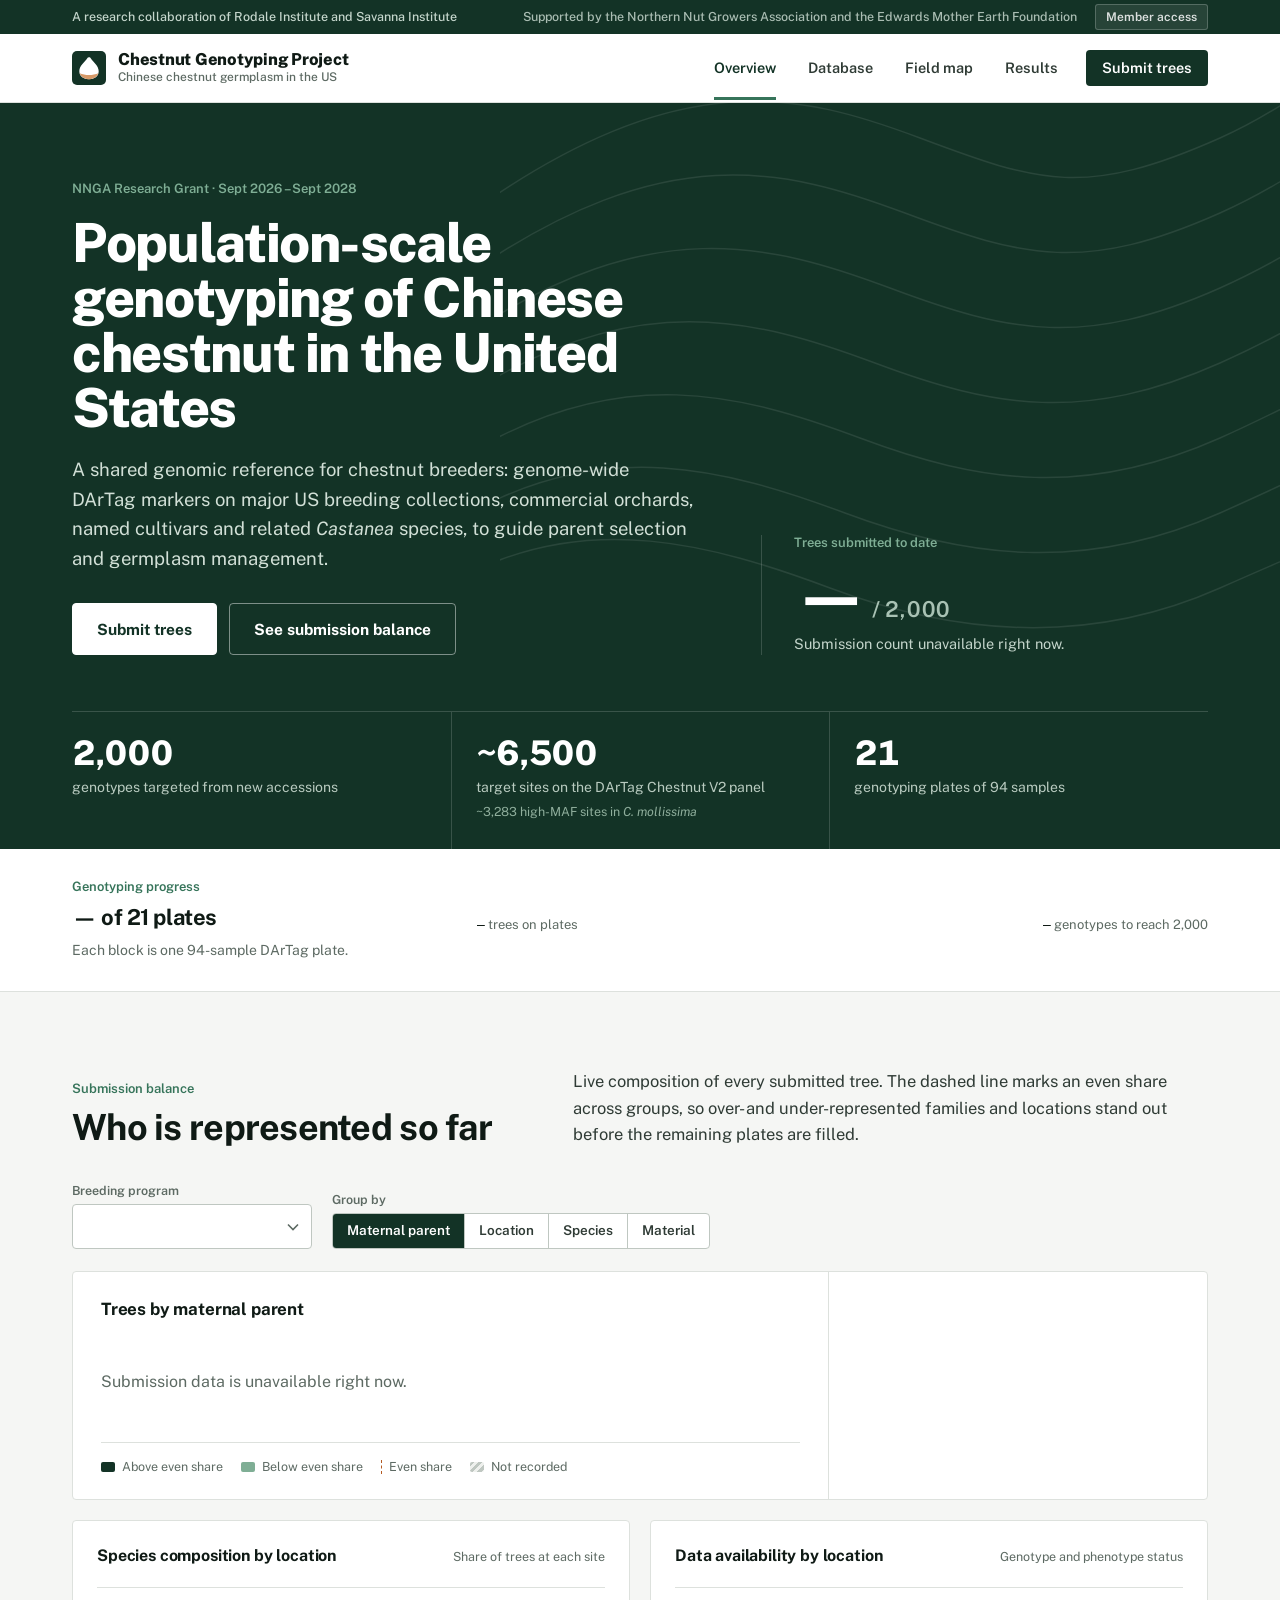
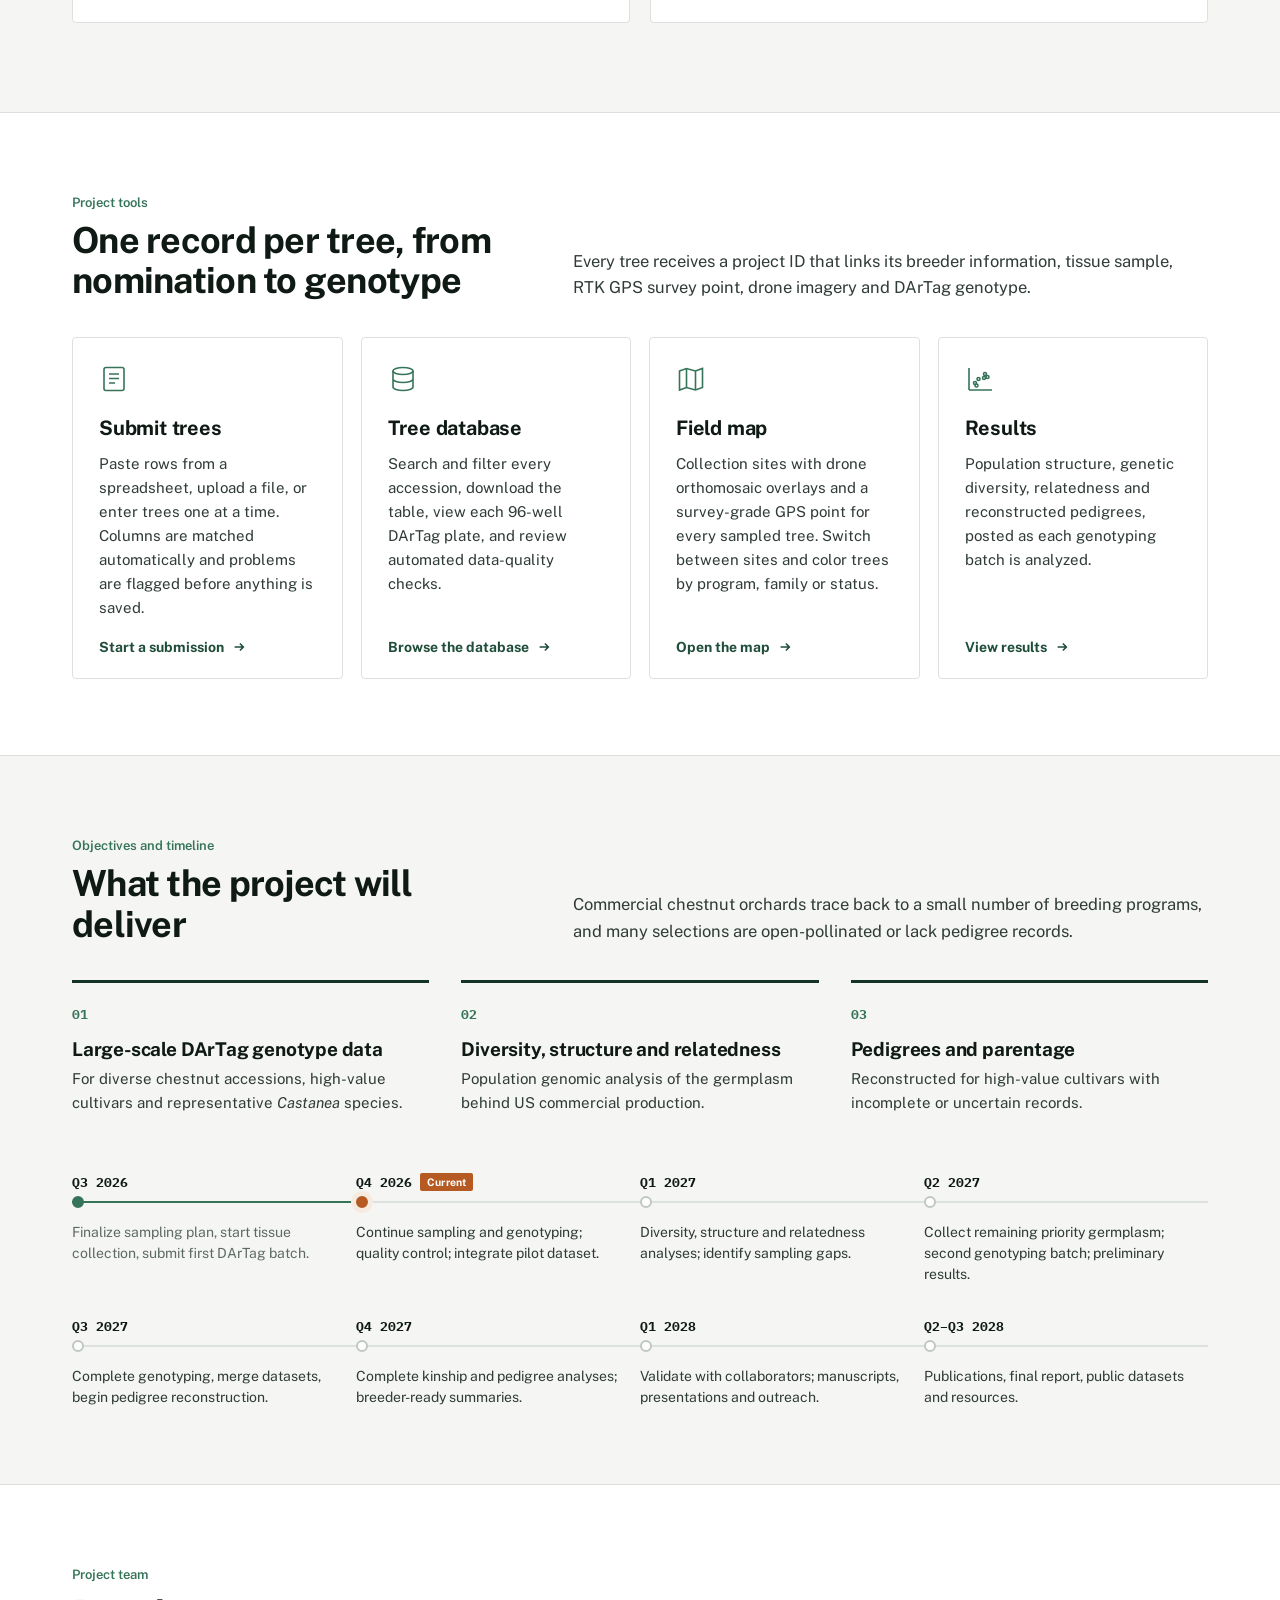
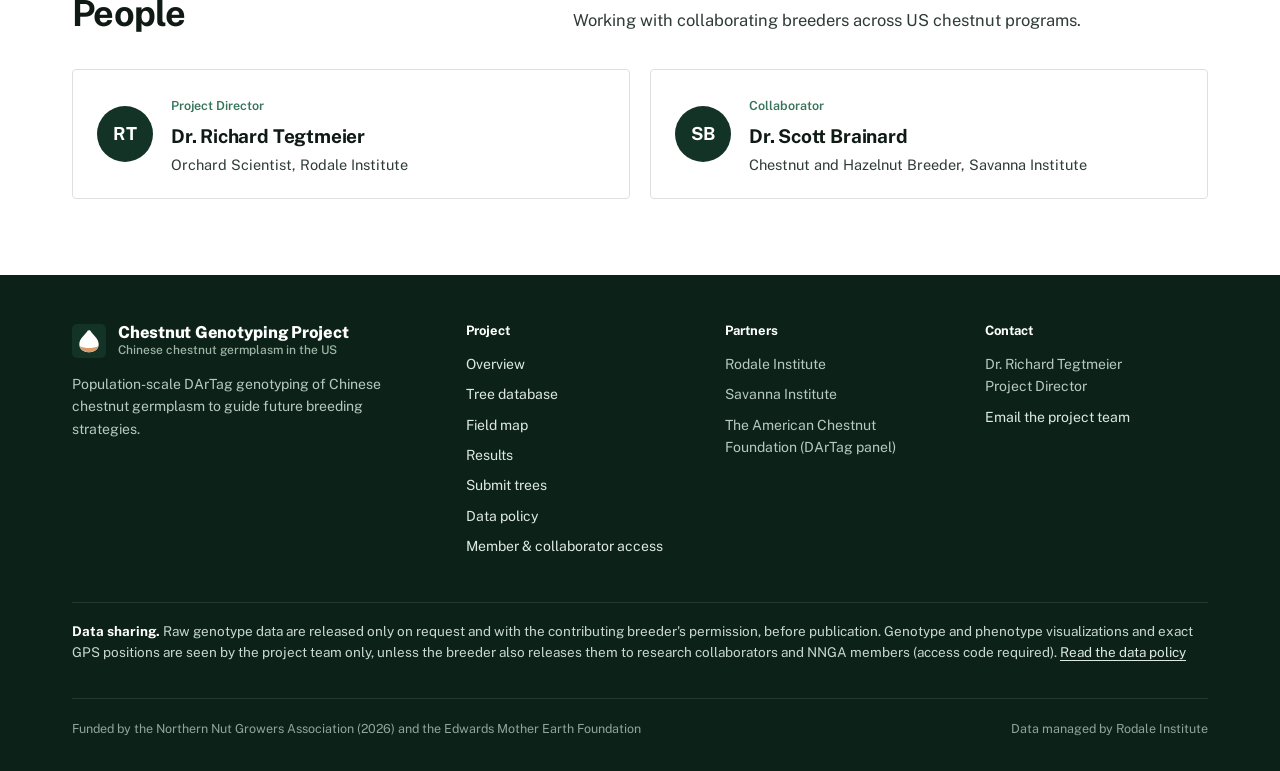
<file: index.html>
<!DOCTYPE html>
<html lang="en">
<head>
<meta charset="utf-8">
<meta name="viewport" content="width=device-width, initial-scale=1">
<title>Chestnut Genotyping Project</title>
<meta name="description" content="Population-scale DArTag genotyping of Chinese chestnut germplasm in the United States: submission balance, genotyping progress, field map and results.">
<meta name="theme-color" content="#133326">
<link rel="icon" href="assets/favicon.svg" type="image/svg+xml">
<meta property="og:type" content="website">
<meta property="og:title" content="Chestnut Genotyping Project">
<meta property="og:description" content="Population-scale DArTag genotyping of Chinese chestnut germplasm in the United States: submission balance, genotyping progress, field map and results.">
<link rel="preconnect" href="https://fonts.googleapis.com"><link rel="preconnect" href="https://fonts.gstatic.com" crossorigin>
<link rel="stylesheet" href="https://fonts.googleapis.com/css2?family=IBM+Plex+Mono:wght@400;500;600&family=Public+Sans:ital,wght@0,400;0,500;0,600;0,700;0,800;1,400&display=swap">
<link rel="stylesheet" href="assets/site.css">
<script src="assets/config.js"></script>
<script src="assets/api.js"></script>
<script src="assets/viz.js"></script>
<style>
  /* ---------- hero ---------- */
  .hero { background: var(--forest); color: #fff; position: relative; overflow: hidden; }
  .hero::before { /* contour texture */
    content: ""; position: absolute; inset: 0; opacity: .09; pointer-events: none;
    background-image: url("data:image/svg+xml,%3Csvg xmlns='http://www.w3.org/2000/svg' width='600' height='600' viewBox='0 0 600 600' fill='none' stroke='%23ffffff' stroke-width='1'%3E%3Cpath d='M-20 420c80-40 160-20 240 10s170 40 260 0 140-60 160-50'/%3E%3Cpath d='M-20 380c90-50 170-30 250 0s160 40 250 0 140-70 170-60'/%3E%3Cpath d='M-20 340c100-60 180-40 260-10s150 40 240 0 140-80 180-70'/%3E%3Cpath d='M-20 300c110-70 190-50 270-20s140 40 230 0 140-90 190-80'/%3E%3Cpath d='M-20 260c120-80 200-60 280-30s130 40 220 0 140-100 200-90'/%3E%3Cpath d='M-20 220c130-90 210-70 290-40s120 40 210 0 140-110 210-100'/%3E%3Cpath d='M-20 180c140-100 220-80 300-50s110 40 200 0 140-120 220-110'/%3E%3C/svg%3E");
    background-size: 900px 900px; background-position: right -120px top -160px; background-repeat: no-repeat;
  }
  .hero .container { position: relative; padding-top: 72px; padding-bottom: 0; }
  .hero-grid { display: grid; grid-template-columns: minmax(0, 7fr) minmax(0, 5fr); gap: 64px; align-items: end; padding-bottom: 56px; }
  .hero .eyebrow { color: var(--forest-4); }
  .hero h1 { color: #fff; font-size: clamp(34px, 4.4vw, 54px); line-height: 1.02; margin: 14px 0 20px; }
  .hero .lede { font-size: 18.5px; line-height: 1.6; color: #d2e0d7; max-width: 640px; margin: 0 0 30px; }
  .hero .actions { display: flex; flex-wrap: wrap; gap: 12px; }
  .hero-aside { border-left: 1px solid rgba(255,255,255,.16); padding-left: 32px; }
  .hero-aside .k { font: 600 13px/1.3 var(--sans); color: var(--forest-4); }
  .hero-aside .big { font: 800 64px/1 var(--display); letter-spacing: -.04em; color: #fff; margin: 10px 0 6px; font-variant-numeric: tabular-nums; }
  .hero-aside .big small { font-size: 22px; font-weight: 600; color: #a9c2b4; letter-spacing: -.01em; margin-left: 6px; }
  .hero-aside p { margin: 0; color: #c4d5cb; font-size: 14.5px; }
  .figs { display: grid; grid-template-columns: repeat(3, minmax(0, 1fr)); border-top: 1px solid rgba(255,255,255,.16); }
  .fig { padding: 24px 24px 28px 0; }
  .fig + .fig { padding-left: 24px; border-left: 1px solid rgba(255,255,255,.16); }
  .fig b { display: block; font: 800 34px/1 var(--display); letter-spacing: -.03em; color: #fff; font-variant-numeric: tabular-nums; }
  .fig span { display: block; margin-top: 8px; font-size: 14px; color: #b9cbc0; line-height: 1.4; }
  .fig .fig-note { display: block; margin-top: 6px; font-size: 12.5px; color: #8fae9c; line-height: 1.35; }

  /* ---------- progress strip ---------- */
  .progress-strip { background: var(--surface); border-bottom: 1px solid var(--line); }
  .progress-strip .container { display: grid; grid-template-columns: minmax(0, 4fr) minmax(0, 8fr); gap: 40px; align-items: center; padding-top: 30px; padding-bottom: 30px; }
  .ps-head .k { font: 600 13px/1.3 var(--sans); color: var(--forest-3); }
  .ps-head h2 { font-size: 22px; margin: 4px 0 4px; }
  .ps-head p { margin: 0; color: var(--muted); font-size: 14px; }
  .plates { display: grid; grid-template-columns: repeat(21, minmax(0, 1fr)); gap: 5px; }
  .plate { aspect-ratio: 1.5 / 1; border-radius: 3px; background: var(--sunken); border: 1px solid var(--line); position: relative; }
  .plate.used { background: var(--forest-3); border-color: var(--forest-3); }
  .plate.next { border: 1.5px dashed var(--husk); background: var(--husk-tint); }
  .plate-meta { display: flex; justify-content: space-between; gap: 16px; margin-top: 10px; font-size: 13px; color: var(--muted); }
  .plate-meta b { color: var(--ink); font-family: var(--mono); font-weight: 600; }

  /* ---------- balance ---------- */
  .bal-controls { display: flex; flex-wrap: wrap; gap: 14px 20px; align-items: end; margin-bottom: 22px; }
  .bal-controls .ctl label { font: 600 12.5px/1.2 var(--sans); color: var(--muted); }
  .bal-controls select { min-width: 240px; }
  .bal-grid { display: grid; grid-template-columns: minmax(0, 8fr) minmax(0, 4fr); gap: 0; background: var(--surface); border: 1px solid var(--line); border-radius: var(--r); }
  .bal-chart { padding: 24px 28px 22px; border-right: 1px solid var(--line); min-width: 0; }
  .bal-chart-head { display: flex; justify-content: space-between; gap: 12px; align-items: baseline; margin-bottom: 16px; }
  .bal-chart-head h3 { margin: 0; font-size: 17px; }
  .bal-chart-head span { font-size: 13px; color: var(--muted); }
  .bars { position: relative; }
  .bar-row { display: grid; grid-template-columns: 190px minmax(0, 1fr) 92px; gap: 14px; align-items: center; padding: 6px 0; }
  .bar-row .lab { font-size: 14px; font-weight: 600; color: var(--ink); overflow: hidden; text-overflow: ellipsis; white-space: nowrap; }
  .bar-row .lab.none { color: var(--faint); font-weight: 500; font-style: italic; }
  .track { position: relative; height: 22px; }
  .track .fill { position: absolute; left: 0; top: 0; bottom: 0; border-radius: 2px; background: var(--forest-2); transition: width .6s cubic-bezier(.2,.7,.2,1); width: 0; }
  .track .fill.under { background: var(--forest-4); }
  .track .fill.over { background: var(--forest); }
  .track .fill.none { background: repeating-linear-gradient(135deg, var(--line-strong) 0 4px, var(--sunken) 4px 8px); }
  .bar-row .val { font: 600 13.5px/1 var(--mono); text-align: right; color: var(--ink); white-space: nowrap; }
  .bar-row .val small { font: 500 12px var(--mono); color: var(--muted); margin-left: 6px; }
  .even-line { position: absolute; top: -6px; bottom: -6px; width: 0; border-left: 1.5px dashed var(--husk); pointer-events: none; z-index: 1; }
  .even-tag { position: absolute; top: -26px; transform: translateX(-50%); font: 600 11.5px/1 var(--sans); color: var(--husk-2); background: var(--husk-tint); padding: 4px 7px; border-radius: 2px; white-space: nowrap; }
  .bal-legend { display: flex; flex-wrap: wrap; gap: 8px 18px; margin-top: 18px; padding-top: 14px; border-top: 1px solid var(--line); font-size: 12.5px; color: var(--muted); }
  .bal-legend span { display: inline-flex; align-items: center; gap: 7px; }
  .bal-legend i { display: block; width: 14px; height: 10px; border-radius: 2px; }
  .bal-legend i.dash { width: 0; height: 14px; border-left: 1.5px dashed var(--husk); border-radius: 0; }
  .bal-side { padding: 24px 26px; display: flex; flex-direction: column; gap: 0; }
  .stat-line { padding: 14px 0; border-bottom: 1px solid var(--line); }
  .stat-line:first-child { padding-top: 0; }
  .stat-line:last-child { border-bottom: 0; }
  .stat-line .k { font: 600 12.5px/1.3 var(--sans); color: var(--muted); }
  .stat-line b { display: block; font: 800 30px/1.05 var(--display); letter-spacing: -.03em; margin-top: 6px; font-variant-numeric: tabular-nums; }
  .stat-line b small { font: 600 14px var(--sans); color: var(--muted); letter-spacing: 0; margin-left: 4px; }
  .stat-line p { margin: 4px 0 0; font-size: 13px; color: var(--muted); line-height: 1.45; }
  .bal-empty { padding: 30px 0; color: var(--muted); }
  .src { margin-top: 12px; font-size: 12.5px; color: var(--muted); }

  /* ---------- composition ---------- */
  .comp-grid { display: grid; grid-template-columns: minmax(0, 1fr) minmax(0, 1fr); gap: 20px; margin-top: 20px; }
  .comp-card { background: var(--surface); border: 1px solid var(--line); border-radius: var(--r); padding: 22px 24px; min-width: 0; }
  .comp-head { display: flex; justify-content: space-between; align-items: baseline; gap: 12px; margin-bottom: 18px; }
  .comp-head h3 { margin: 0; font-size: 16px; }
  .comp-head span { font-size: 12.5px; color: var(--muted); }
  .stack-row { margin-bottom: 14px; }
  .stack-row .t { display: flex; justify-content: space-between; font-size: 13.5px; margin-bottom: 6px; }
  .stack-row .t b { font-weight: 700; }
  .stack-row .t span { font: 600 12.5px var(--mono); color: var(--muted); }
  .stack-bar { display: flex; height: 26px; border-radius: 3px; overflow: hidden; background: var(--sunken); }
  .stack-bar i { display: block; height: 100%; border-right: 2px solid #fff; transition: opacity .15s; }
  .stack-bar i:last-child { border-right: 0; }
  .stack-legend { display: flex; flex-wrap: wrap; gap: 6px 14px; margin-top: 16px; padding-top: 12px; border-top: 1px solid var(--line); font-size: 12.5px; color: var(--ink-2); }
  .stack-legend span { display: inline-flex; align-items: center; gap: 6px; }
  .heat-wrap { overflow-x: auto; }
  table.heat { border-collapse: separate; border-spacing: 3px; font-size: 12px; min-width: 100%; }
  .heat th { font: 600 11.5px/1 var(--mono); color: var(--muted); padding: 2px 0 6px; text-align: center; }
  .heat th.rl { text-align: right; padding-right: 8px; font: 600 12.5px/1.2 var(--sans); color: var(--ink); white-space: nowrap; }
  .heat td { width: 34px; height: 26px; text-align: center; font: 600 11.5px/1 var(--mono); border-radius: 3px; cursor: default; }
  .heat td.z { background: var(--sunken); color: transparent; }
  .heat td.tot { background: none; color: var(--muted); font-weight: 600; }
  .heat .scale { display: flex; align-items: center; gap: 8px; margin-top: 12px; font-size: 12px; color: var(--muted); }
  .heat-scale { display: flex; align-items: center; gap: 8px; margin-top: 12px; font-size: 12px; color: var(--muted); }
  .heat-scale i { display: block; width: 120px; height: 8px; border-radius: 4px; background: linear-gradient(90deg, #e3eee7, #133326); }
  .comp-empty { color: var(--muted); font-size: 14px; padding: 18px 0; }
  .pheno-line { display: flex; align-items: center; gap: 7px; margin-top: 6px; font-size: 12.5px; color: var(--muted); }
  .pdot { width: 8px; height: 8px; border-radius: 50%; border: 1.5px solid var(--line-strong); }
  .pdot.on { background: var(--forest-3); border-color: var(--forest-3); }

  /* ---------- tools ---------- */
  .tools { display: grid; grid-template-columns: repeat(4, minmax(0, 1fr)); gap: 18px; }
  .tool { background: var(--surface); border: 1px solid var(--line); border-radius: var(--r); padding: 26px 26px 24px; text-decoration: none; color: inherit; display: flex; flex-direction: column; transition: border-color .15s; }
  .tool:hover { border-color: var(--forest-3); color: inherit; }
  .tool svg.ic { width: 30px; height: 30px; color: var(--forest-3); margin-bottom: 18px; }
  .tool h3 { font-size: 20px; margin: 0 0 8px; }
  .tool p { margin: 0 0 20px; color: var(--ink-2); font-size: 15px; flex: 1; }
  .tool .go { font: 700 14px/1 var(--sans); color: var(--forest-2); display: inline-flex; align-items: center; gap: 8px; }
  .tool .go svg { width: 14px; height: 14px; transition: transform .15s; }
  .tool:hover .go svg { transform: translateX(3px); }

  /* ---------- objectives + timeline ---------- */
  .objectives { display: grid; grid-template-columns: repeat(3, minmax(0, 1fr)); gap: 32px; margin-bottom: 56px; }
  .obj { border-top: 3px solid var(--forest); padding-top: 18px; }
  .obj .k { font: 700 13px/1 var(--mono); color: var(--forest-3); }
  .obj h3 { font-size: 19px; line-height: 1.3; margin: 10px 0 6px; }
  .obj p { margin: 0; color: var(--ink-2); font-size: 15px; }
  .timeline { display: grid; grid-template-columns: repeat(4, minmax(0, 1fr)); row-gap: 30px; }
  .q { position: relative; padding: 0 22px 0 0; }
  .q::before { content: ""; position: absolute; left: 0; right: 0; top: 30px; height: 2px; background: var(--line); }
  .q.past::before { background: var(--forest-3); }
  .q .when { font: 700 13px/1 var(--mono); color: var(--ink); height: 22px; display: flex; align-items: center; gap: 8px; }
  .q .dot { width: 12px; height: 12px; border-radius: 50%; background: var(--surface); border: 2px solid var(--line-strong); margin: 3px 0 14px; position: relative; z-index: 1; }
  .q.past .dot { background: var(--forest-3); border-color: var(--forest-3); }
  .q.now .dot { background: var(--husk); border-color: var(--husk); box-shadow: 0 0 0 5px var(--husk-tint); }
  .q.now .when::after { content: "Current"; font: 700 10.5px/1 var(--sans); padding: 4px 7px; border-radius: 2px; background: var(--husk); color: #fff; letter-spacing: .02em; }
  .q p { margin: 0; font-size: 14px; color: var(--ink-2); line-height: 1.5; }
  .q.past p { color: var(--muted); }

  /* ---------- team ---------- */
  .team { display: grid; grid-template-columns: repeat(2, minmax(0, 1fr)); gap: 20px; }
  .person { display: flex; gap: 18px; align-items: center; background: var(--surface); border: 1px solid var(--line); border-radius: var(--r); padding: 22px 24px; }
  .avatar { width: 56px; height: 56px; flex: none; border-radius: 50%; background: var(--forest); color: #fff; display: grid; place-items: center; font: 700 18px/1 var(--display); letter-spacing: .02em; }
  .person .role { font: 600 12.5px/1.3 var(--sans); color: var(--forest-3); }
  .person h3 { font-size: 19px; margin: 3px 0 2px; }
  .person p { margin: 0; color: var(--ink-2); font-size: 14.5px; }

  @media (max-width: 960px) {
    .hero-grid { grid-template-columns: 1fr; gap: 36px; }
    .hero-aside { border-left: 0; padding-left: 0; border-top: 1px solid rgba(255,255,255,.16); padding-top: 24px; }
    .figs { grid-template-columns: 1fr; }
    .fig + .fig { padding-left: 0; border-left: 0; border-top: 1px solid rgba(255,255,255,.16); }
    .progress-strip .container { grid-template-columns: 1fr; gap: 18px; }
    .bal-grid { grid-template-columns: 1fr; }
    .comp-grid { grid-template-columns: 1fr; }
    .bal-chart { border-right: 0; border-bottom: 1px solid var(--line); }
    .tools { grid-template-columns: 1fr 1fr; }
    .objectives, .team { grid-template-columns: 1fr; }
    .timeline { grid-template-columns: repeat(2, minmax(0, 1fr)); }
  }
  @media (max-width: 600px) {
    .hero .container { padding-top: 48px; }
    .bal-chart { padding: 20px 16px; } .bal-side { padding: 20px 16px; }
    .bar-row { grid-template-columns: minmax(0, 1fr) 82px; row-gap: 4px; }
    .bar-row .track { grid-column: 1 / -1; grid-row: 2; }
    .plates { gap: 3px; }
    .bal-controls select { min-width: 0; width: 100%; } .bal-controls .ctl { width: 100%; }
    .tools { grid-template-columns: 1fr; }
  }
</style>
</head>
<body>
<header id="site-header"></header>

<main>
  <section class="hero on-dark">
    <div class="container">
      <div class="hero-grid">
        <div>
          <span class="eyebrow">NNGA Research Grant · Sept 2026 – Sept 2028</span>
          <h1>Population-scale genotyping of Chinese chestnut in the United States</h1>
          <p class="lede">A shared genomic reference for chestnut breeders: genome-wide DArTag markers on major US breeding collections, commercial orchards, named cultivars and related <i>Castanea</i> species, to guide parent selection and germplasm management.</p>
          <div class="actions">
            <a class="btn big light" href="submit.html">Submit trees</a>
            <a class="btn big outline-light" href="#balance">See submission balance</a>
          </div>
        </div>
        <div class="hero-aside">
          <div class="k">Trees submitted to date</div>
          <div class="big" id="heroCount">—<small>/ 2,000</small></div>
          <p id="heroSub">Connecting to the submission database…</p>
        </div>
      </div>
      <div class="figs">
        <div class="fig"><b>2,000</b><span>genotypes targeted from new accessions</span></div>
        <div class="fig"><b>~6,500</b><span>target sites on the DArTag Chestnut V2 panel</span><small class="fig-note">~3,283 high-MAF sites in <i>C. mollissima</i></small></div>
        <div class="fig"><b>21</b><span>genotyping plates of 94 samples</span></div>
      </div>
    </div>
  </section>

  <section class="progress-strip" aria-label="Genotyping progress">
    <div class="container">
      <div class="ps-head">
        <div class="k">Genotyping progress</div>
        <h2 id="psTitle">— of 21 plates</h2>
        <p id="psSub">Each block is one 94-sample DArTag plate.</p>
      </div>
      <div>
        <div class="plates" id="plates"></div>
        <div class="plate-meta"><span><b id="psTrees">—</b> trees on plates</span><span><b id="psLeft">—</b> genotypes to reach 2,000</span></div>
      </div>
    </div>
  </section>

  <section class="section" id="balance">
    <div class="container">
      <div class="section-head">
        <div><span class="eyebrow">Submission balance</span><h2>Who is represented so far</h2></div>
        <p>Live composition of every submitted tree. The dashed line marks an even share across groups, so over- and under-represented families and locations stand out before the remaining plates are filled.</p>
      </div>
      <div class="bal-controls">
        <div class="ctl"><label for="balProgram">Breeding program</label><select id="balProgram"></select></div>
        <div class="ctl"><label>Group by</label>
          <div class="segmented" id="balGroup" role="group" aria-label="Group by">
            <button data-g="mother" aria-pressed="true">Maternal parent</button>
            <button data-g="location" aria-pressed="false">Location</button>
            <button data-g="species" aria-pressed="false">Species</button>
            <button data-g="material" aria-pressed="false">Material</button>
          </div>
        </div>
      </div>
      <div class="bal-grid">
        <div class="bal-chart">
          <div class="bal-chart-head"><h3 id="balTitle">Trees by maternal parent</h3><span id="balCount"></span></div>
          <div class="bars" id="bars"><div class="bal-empty">Loading submissions…</div></div>
          <div class="bal-legend"><span><i style="background:var(--forest)"></i>Above even share</span><span><i style="background:var(--forest-4)"></i>Below even share</span><span><i class="dash"></i>Even share</span><span><i style="background:repeating-linear-gradient(135deg,var(--line-strong) 0 3px,var(--sunken) 3px 6px)"></i>Not recorded</span></div>
        </div>
        <div class="bal-side" id="balSide"></div>
      </div>
      <div class="comp-grid">
        <div class="comp-card">
          <div class="comp-head"><h3>Species composition by location</h3><span>Share of trees at each site</span></div>
          <div id="stack"></div>
          <div class="stack-legend" id="stackLegend"></div>
        </div>
        <div class="comp-card">
          <div class="comp-head"><h3>Data availability by location</h3><span>Genotype and phenotype status</span></div>
          <div id="avail"></div>
          <div class="stack-legend" id="availLegend"></div>
        </div>
      </div>
      <p class="src" id="balSrc"></p>
    </div>
  </section>

  <section class="section white">
    <div class="container">
      <div class="section-head">
        <div><span class="eyebrow">Project tools</span><h2>One record per tree, from nomination to genotype</h2></div>
        <p>Every tree receives a project ID that links its breeder information, tissue sample, RTK GPS survey point, drone imagery and DArTag genotype.</p>
      </div>
      <div class="tools">
        <a class="tool" href="submit.html">
          <svg class="ic" viewBox="0 0 30 30" fill="none" stroke="currentColor" stroke-width="1.6"><rect x="5" y="3.5" width="20" height="23" rx="2"/><path d="M10 10h10M10 14.5h10M10 19h6"/></svg>
          <h3>Submit trees</h3>
          <p>Paste rows from a spreadsheet, upload a file, or enter trees one at a time. Columns are matched automatically and problems are flagged before anything is saved.</p>
          <span class="go">Start a submission <svg viewBox="0 0 16 16" fill="none" stroke="currentColor" stroke-width="1.8"><path d="M3 8h10M9 4l4 4-4 4"/></svg></span>
        </a>
        <a class="tool" href="database.html">
          <svg class="ic" viewBox="0 0 30 30" fill="none" stroke="currentColor" stroke-width="1.6"><ellipse cx="15" cy="7" rx="10" ry="3.5"/><path d="M5 7v16c0 1.9 4.5 3.5 10 3.5s10-1.6 10-3.5V7M5 15c0 1.9 4.5 3.5 10 3.5s10-1.6 10-3.5"/></svg>
          <h3>Tree database</h3>
          <p>Search and filter every accession, download the table, view each 96-well DArTag plate, and review automated data-quality checks.</p>
          <span class="go">Browse the database <svg viewBox="0 0 16 16" fill="none" stroke="currentColor" stroke-width="1.8"><path d="M3 8h10M9 4l4 4-4 4"/></svg></span>
        </a>
        <a class="tool" href="map.html">
          <svg class="ic" viewBox="0 0 30 30" fill="none" stroke="currentColor" stroke-width="1.6"><path d="M3.5 7l7-2.5 9 2.5 7-2.5v19l-7 2.5-9-2.5-7 2.5z"/><path d="M10.5 4.5v19M19.5 7v19"/></svg>
          <h3>Field map</h3>
          <p>Collection sites with drone orthomosaic overlays and a survey-grade GPS point for every sampled tree. Switch between sites and color trees by program, family or status.</p>
          <span class="go">Open the map <svg viewBox="0 0 16 16" fill="none" stroke="currentColor" stroke-width="1.8"><path d="M3 8h10M9 4l4 4-4 4"/></svg></span>
        </a>
        <a class="tool" href="analysis.html">
          <svg class="ic" viewBox="0 0 30 30" fill="none" stroke="currentColor" stroke-width="1.6"><path d="M4 26h23M4 26V4"/><circle cx="10" cy="19" r="1.5"/><circle cx="13.5" cy="15" r="1.5"/><circle cx="11.5" cy="21.5" r="1.5"/><circle cx="20" cy="10" r="1.5"/><circle cx="22.5" cy="13" r="1.5"/><circle cx="19" cy="14" r="1.5"/></svg>
          <h3>Results</h3>
          <p>Population structure, genetic diversity, relatedness and reconstructed pedigrees, posted as each genotyping batch is analyzed.</p>
          <span class="go">View results <svg viewBox="0 0 16 16" fill="none" stroke="currentColor" stroke-width="1.8"><path d="M3 8h10M9 4l4 4-4 4"/></svg></span>
        </a>
      </div>
    </div>
  </section>

  <section class="section">
    <div class="container">
      <div class="section-head">
        <div><span class="eyebrow">Objectives and timeline</span><h2>What the project will deliver</h2></div>
        <p>Commercial chestnut orchards trace back to a small number of breeding programs, and many selections are open-pollinated or lack pedigree records.</p>
      </div>
      <div class="objectives">
        <div class="obj"><span class="k">01</span><h3>Large-scale DArTag genotype data</h3><p>For diverse chestnut accessions, high-value cultivars and representative <i>Castanea</i> species.</p></div>
        <div class="obj"><span class="k">02</span><h3>Diversity, structure and relatedness</h3><p>Population genomic analysis of the germplasm behind US commercial production.</p></div>
        <div class="obj"><span class="k">03</span><h3>Pedigrees and parentage</h3><p>Reconstructed for high-value cultivars with incomplete or uncertain records.</p></div>
      </div>
      <div class="timeline" id="timeline"></div>
    </div>
  </section>

  <section class="section white">
    <div class="container">
      <div class="section-head">
        <div><span class="eyebrow">Project team</span><h2>People</h2></div>
        <p>Working with collaborating breeders across US chestnut programs.</p>
      </div>
      <div class="team">
        <div class="person"><div class="avatar">RT</div><div><span class="role">Project Director</span><h3>Dr. Richard Tegtmeier</h3><p>Orchard Scientist, Rodale Institute</p></div></div>
        <div class="person"><div class="avatar">SB</div><div><span class="role">Collaborator</span><h3>Dr. Scott Brainard</h3><p>Chestnut and Hazelnut Breeder, Savanna Institute</p></div></div>
      </div>
    </div>
  </section>
</main>

<footer id="site-footer"></footer>
<script src="assets/chrome.js"></script>
<script>
(function () {
  function esc(s) { return String(s == null ? '' : s).replace(/[&<>"']/g, function (c) { return { '&': '&amp;', '<': '&lt;', '>': '&gt;', '"': '&quot;', "'": '&#39;' }[c]; }); }
  var fmt = function (n) { return Number(n).toLocaleString(); };

  /* ---------------- timeline ---------------- */
  var TL = [
    ['Q3 2026', 'Finalize sampling plan, start tissue collection, submit first DArTag batch.', [2026, 7, 9]],
    ['Q4 2026', 'Continue sampling and genotyping; quality control; integrate pilot dataset.', [2026, 10, 12]],
    ['Q1 2027', 'Diversity, structure and relatedness analyses; identify sampling gaps.', [2027, 1, 3]],
    ['Q2 2027', 'Collect remaining priority germplasm; second genotyping batch; preliminary results.', [2027, 4, 6]],
    ['Q3 2027', 'Complete genotyping, merge datasets, begin pedigree reconstruction.', [2027, 7, 9]],
    ['Q4 2027', 'Complete kinship and pedigree analyses; breeder-ready summaries.', [2027, 10, 12]],
    ['Q1 2028', 'Validate with collaborators; manuscripts, presentations and outreach.', [2028, 1, 3]],
    ['Q2–Q3 2028', 'Publications, final report, public datasets and resources.', [2028, 4, 9]]
  ];
  var now = new Date(), cur = now.getFullYear() * 100 + now.getMonth() + 1;
  document.getElementById('timeline').innerHTML = TL.map(function (t) {
    var s = t[2][0] * 100 + t[2][1], e = t[2][0] * 100 + t[2][2];
    return '<div class="q ' + (cur > e ? 'past' : cur >= s ? 'now' : '') + '"><div class="when">' + t[0] + '</div><div class="dot"></div><p>' + t[1] + '</p></div>';
  }).join('');

  /* ---------------- balance ---------------- */
  var S = null, GROUP = 'mother', PROG = '';
  var GROUP_LABEL = { mother: 'maternal parent', location: 'location', species: 'reported species', material: 'material type' };
  var GROUP_NOUN = { mother: 'maternal families', location: 'locations', column: 'columns', species: 'species', material: 'material types' };

  function idx(f) { return S.fields.indexOf(f); }
  function filtered() { var pi = idx('program'); return S.records.filter(function (r) { return !PROG || r[pi] === PROG; }); }

  function renderBalance() {
    var recs = filtered(), gi = idx(GROUP), counts = {}, total = recs.length;
    recs.forEach(function (r) { var k = (r[gi] && r[gi] !== 'Not given') ? r[gi] : 'Not recorded'; if (GROUP === 'column' && !r[gi]) k = 'No column (outside orchard grid)'; counts[k] = (counts[k] || 0) + 1; });
    var keys = Object.keys(counts).sort(function (a, b) {
      if (GROUP === 'column') { var na = +String(a).replace(/\D/g, '') || 999, nb = +String(b).replace(/\D/g, '') || 999; return na - nb; }
      return counts[b] - counts[a] || a.localeCompare(b);
    });
    var isNone = function (k) { return /^Not recorded$|^No column|^Unknown$/.test(k); };
    var real = keys.filter(function (k) { return !isNone(k); });
    keys = real.concat(keys.filter(isNone));
    var even = real.length ? real.reduce(function (a, k) { return a + counts[k]; }, 0) / real.length : 0;
    var max = Math.max.apply(null, keys.map(function (k) { return counts[k]; }).concat([1]));
    document.getElementById('balTitle').textContent = 'Trees by ' + GROUP_LABEL[GROUP];
    document.getElementById('balCount').textContent = fmt(total) + ' trees · ' + keys.length + ' groups';

    if (!total) { document.getElementById('bars').innerHTML = '<div class="bal-empty">No submissions yet for this program.</div>'; document.getElementById('balSide').innerHTML = ''; return; }
    var evenPct = even / max * 100;
    document.getElementById('bars').innerHTML =
      (real.length > 1 ? '<div class="even-wrap" style="position:absolute;left:204px;right:106px;top:0;bottom:0"><div class="even-line" style="left:' + evenPct + '%"><span class="even-tag">Even share ' + even.toFixed(1) + '</span></div></div>' : '') +
      keys.map(function (k) {
        var c = counts[k], isReal = real.indexOf(k) >= 0;
        var cls = !isReal ? 'none' : (c > even * 1.15 ? 'over' : c < even * 0.85 ? 'under' : '');
        return '<div class="bar-row"><span class="lab' + (isReal ? '' : ' none') + '" title="' + esc(k) + '">' + esc(k) + '</span><span class="track"><span class="fill ' + cls + '" data-w="' + (c / max * 100) + '"></span></span><span class="val">' + c + '<small>' + (c / total * 100).toFixed(1) + '%</small></span></div>';
      }).join('');
    requestAnimationFrame(function () { document.querySelectorAll('#bars .fill').forEach(function (f) { f.style.width = f.dataset.w + '%'; }); });
    // keep even line aligned with tracks on small screens
    var wrap = document.querySelector('.even-wrap');
    if (wrap && window.matchMedia('(max-width: 600px)').matches) { wrap.style.left = '0'; wrap.style.right = '0'; }

    // Diversity of representation (Shannon-based effective number + evenness)
    var H = 0, rt = real.reduce(function (a, k) { return a + counts[k]; }, 0);
    real.forEach(function (k) { var p = counts[k] / rt; H -= p * Math.log(p); });
    var eff = Math.exp(H), J = real.length > 1 ? H / Math.log(real.length) : 1;
    var top = real.slice().sort(function (a, b) { return counts[b] - counts[a]; })[0];
    var plated = recs.filter(function (r) { return r[idx('plated')] === 1; }).length;
    document.getElementById('balSide').innerHTML =
      '<div class="stat-line"><div class="k">Trees in view</div><b>' + fmt(total) + '</b><p>' + fmt(plated) + ' already on DArTag plates</p></div>' +
      '<div class="stat-line"><div class="k">Distinct ' + GROUP_NOUN[GROUP] + '</div><b>' + real.length + '</b>' + (keys.length > real.length ? '<p>plus ' + (total - rt) + ' trees with no value recorded</p>' : '') + '</div>' +
      (top ? '<div class="stat-line"><div class="k">Largest group</div><b>' + (counts[top] / rt * 100).toFixed(0) + '<small>%</small></b><p>' + esc(top) + ' · ' + counts[top] + ' trees</p></div>' : '') +
      (real.length > 1 ? '<div class="stat-line"><div class="k">Effective number of ' + GROUP_NOUN[GROUP] + '</div><b>' + eff.toFixed(1) + '<small>of ' + real.length + '</small></b><p>Evenness ' + J.toFixed(2) + ' (1.00 = perfectly balanced). Equal-sized groups giving the same diversity as the current mix.</p></div>' : '');
  }

  function renderComposition() {
    var recs = filtered(), li = idx('location'), si = idx('species'), mi = idx('mother'), ci = idx('column');
    var tip = Viz.tip();
    // species by location
    var byLoc = {}, spAll = {};
    recs.forEach(function (r) { var l = r[li] || 'Not recorded', sp = (r[si] && r[si] !== 'Not given') ? r[si] : 'Not recorded'; (byLoc[l] = byLoc[l] || {})[sp] = (byLoc[l][sp] || 0) + 1; spAll[sp] = (spAll[sp] || 0) + 1; });
    Viz.scale('species', spAll);
    var locs = Object.keys(byLoc).sort(function (a, b) { var ta = 0, tb = 0, k; for (k in byLoc[a]) ta += byLoc[a][k]; for (k in byLoc[b]) tb += byLoc[b][k]; return tb - ta; });
    var spKeys = Object.keys(spAll).sort(function (a, b) { return Viz.isNone(a) - Viz.isNone(b) || spAll[b] - spAll[a]; });
    document.getElementById('stack').innerHTML = locs.length ? locs.map(function (l) {
      var tot = 0; for (var k in byLoc[l]) tot += byLoc[l][k];
      return '<div class="stack-row"><div class="t"><b>' + esc(l) + '</b><span>' + tot + ' trees</span></div><div class="stack-bar">' +
        spKeys.filter(function (sp) { return byLoc[l][sp]; }).map(function (sp) { var n = byLoc[l][sp]; return '<i data-t="' + esc(l + '|' + sp + '|' + n + '|' + (n / tot * 100).toFixed(0)) + '" style="width:' + (n / tot * 100) + '%;background:' + Viz.color('species', sp) + '"></i>'; }).join('') + '</div></div>';
    }).join('') : '<div class="comp-empty">No submissions yet.</div>';
    document.getElementById('stackLegend').innerHTML = spKeys.map(function (sp) { return '<span><i class="swatch" style="background:' + Viz.color('species', sp) + '"></i>' + esc(sp) + '</span>'; }).join('');
    document.getElementById('stack').onmousemove = function (e) { var t = e.target.dataset && e.target.dataset.t; if (!t) { tip.hide(); return; } var p = t.split('|'); tip.show('<b>' + esc(p[1]) + '</b><br>' + esc(p[0]) + '<br><span class="m">' + p[2] + ' trees · ' + p[3] + '%</span>', e); };
    document.getElementById('stack').onmouseleave = tip.hide;

    // data availability by location
    var GI = idx('geno'), PI = idx('pheno');
    var GORDER = ['Genotype data available', 'Genotyping in progress', 'Selected, not yet plated', 'Not genotyped'];
    var GCOL = { 'Genotype data available': '#1f6f5c', 'Genotyping in progress': '#d4a43a', 'Selected, not yet plated': '#3b6fb6', 'Not genotyped': '#c9cfca' };
    var av = {}, ph = {}, used = {};
    recs.forEach(function (r) { var l = r[li] || 'Not recorded', g = r[GI] || 'Not genotyped'; (av[l] = av[l] || {})[g] = (av[l][g] || 0) + 1; used[g] = 1; if (/available/.test(r[PI] || '')) ph[l] = (ph[l] || 0) + 1; });
    document.getElementById('avail').innerHTML = locs.length ? locs.map(function (l) {
      var tot = 0; for (var k in av[l]) tot += av[l][k];
      var pc = ph[l] || 0;
      return '<div class="stack-row"><div class="t"><b>' + esc(l) + '</b><span>' + tot + ' trees</span></div><div class="stack-bar">' +
        GORDER.filter(function (g) { return av[l][g]; }).map(function (g) { var n = av[l][g]; return '<i data-t="' + esc(l + '|' + g + '|' + n + '|' + (n / tot * 100).toFixed(0)) + '" style="width:' + (n / tot * 100) + '%;background:' + GCOL[g] + '"></i>'; }).join('') +
        '</div><div class="pheno-line"><span class="pdot' + (pc ? ' on' : '') + '"></span>' + (pc ? pc + ' of ' + tot + ' with phenotype data' : 'No phenotype data recorded yet') + '</div></div>';
    }).join('') : '<div class="comp-empty">No submissions yet.</div>';
    document.getElementById('availLegend').innerHTML = GORDER.filter(function (g) { return used[g]; }).map(function (g) { return '<span><i class="swatch" style="background:' + GCOL[g] + '"></i>' + esc(g) + '</span>'; }).join('');
    document.getElementById('avail').onmousemove = function (e) { var t = e.target.dataset && e.target.dataset.t; if (!t) { tip.hide(); return; } var p = t.split('|'); tip.show('<b>' + esc(p[1]) + '</b><br>' + esc(p[0]) + '<br><span class="m">' + p[2] + ' trees · ' + p[3] + '%</span>', e); };
    document.getElementById('avail').onmouseleave = tip.hide;
  }

  function setupBalance() {
    var pi = idx('program'), present = {};
    S.records.forEach(function (r) { present[r[pi]] = (present[r[pi]] || 0) + 1; });
    var progs = S.programs.filter(function (p) { return present[p]; });
    var sel = document.getElementById('balProgram');
    sel.innerHTML = '<option value="">All programs (' + fmt(S.records.length) + ' trees)</option>' + progs.map(function (p) { return '<option value="' + esc(p) + '">' + esc(p) + ' (' + fmt(present[p]) + ')</option>'; }).join('');
    if (progs.length === 1) { sel.value = progs[0]; PROG = progs[0]; }
    sel.onchange = function () { PROG = sel.value; renderBalance(); renderComposition(); };
    document.getElementById('balGroup').onclick = function (e) {
      var b = e.target.closest('button'); if (!b) return;
      GROUP = b.dataset.g;
      this.querySelectorAll('button').forEach(function (x) { x.setAttribute('aria-pressed', x === b); });
      renderBalance();
    };
    var dates = S.records.map(function (r) { return r[idx('date')]; }).filter(Boolean).sort();
    document.getElementById('balSrc').textContent = (window.CHESTNUT_DEMO ? 'Preview from Rodale Institute plates 001–002. ' : 'Live from the project database. ') +
      (dates.length ? 'Most recent submission ' + dates[dates.length - 1] + '.' : '');
    renderBalance(); renderComposition();
  }

  function renderProgress() {
    var plated = S.records.filter(function (r) { return r[idx('plated')] === 1; }).length;
    var used = S.platesUsed, planned = S.platesPlanned || 21;
    document.getElementById('plates').innerHTML = Array.from({ length: planned }, function (_, i) {
      return '<span class="plate' + (i < used ? ' used' : i === used ? ' next' : '') + '" title="Plate ' + String(i + 1).padStart(3, '0') + (i < used ? ' · submitted' : i === used ? ' · next' : '') + '"></span>';
    }).join('');
    document.getElementById('psTitle').textContent = used + ' of ' + planned + ' plates submitted';
    document.getElementById('psTrees').textContent = fmt(plated);
    document.getElementById('psLeft').textContent = fmt(Math.max(0, S.target - plated));
    var total = S.records.length;
    document.getElementById('heroCount').innerHTML = fmt(total) + '<small>/ ' + fmt(S.target) + '</small>';
    var nProg = Object.keys(S.records.reduce(function (a, r) { a[r[idx('program')]] = 1; return a; }, {})).length;
    document.getElementById('heroSub').textContent = Math.round(total / S.target * 100) + '% of the genotyping target · ' + nProg + ' program' + (nProg === 1 ? '' : 's') + ' contributing';
  }

  call('getSummary').then(function (s) { S = s; renderProgress(); setupBalance(); })
    .catch(function () {
      document.getElementById('bars').innerHTML = '<div class="bal-empty">Submission data is unavailable right now.</div>';
      document.getElementById('heroSub').textContent = 'Submission count unavailable right now.';
    });
})();
</script>
</body>
</html>
</file>
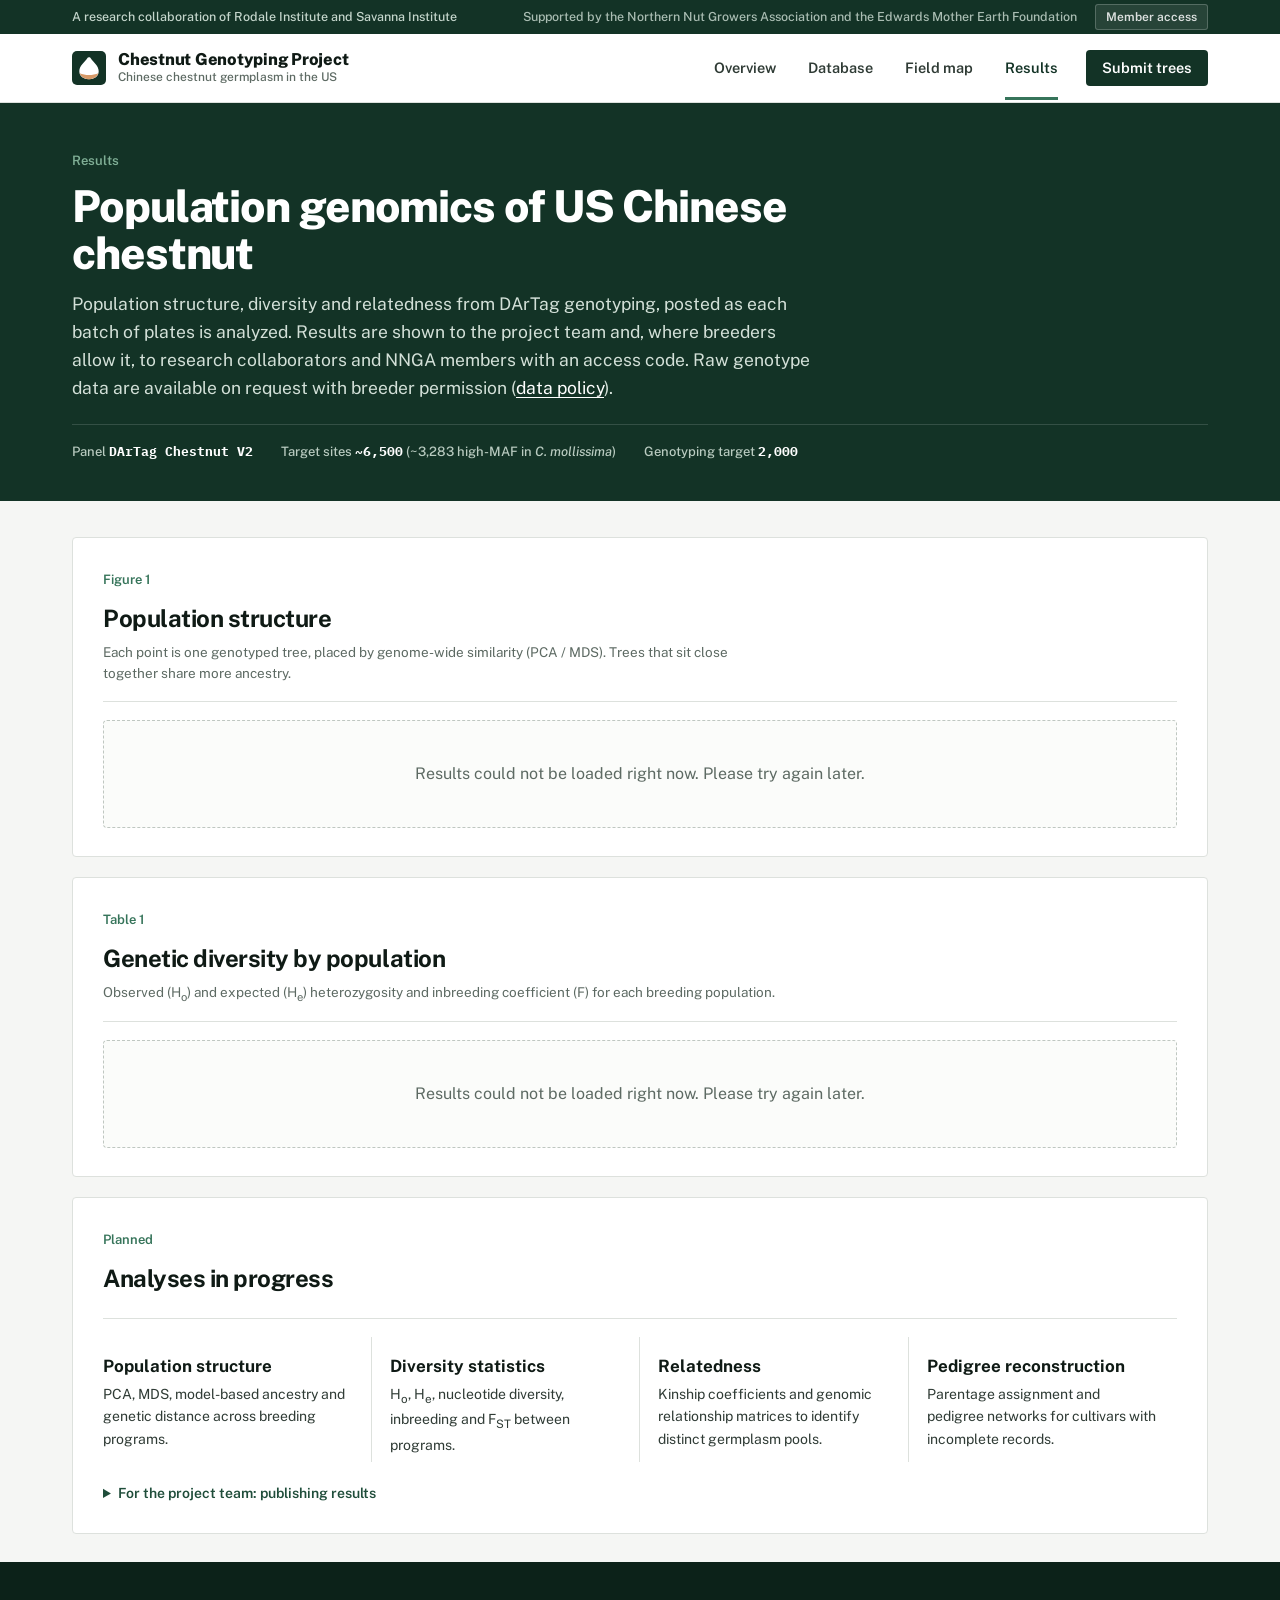
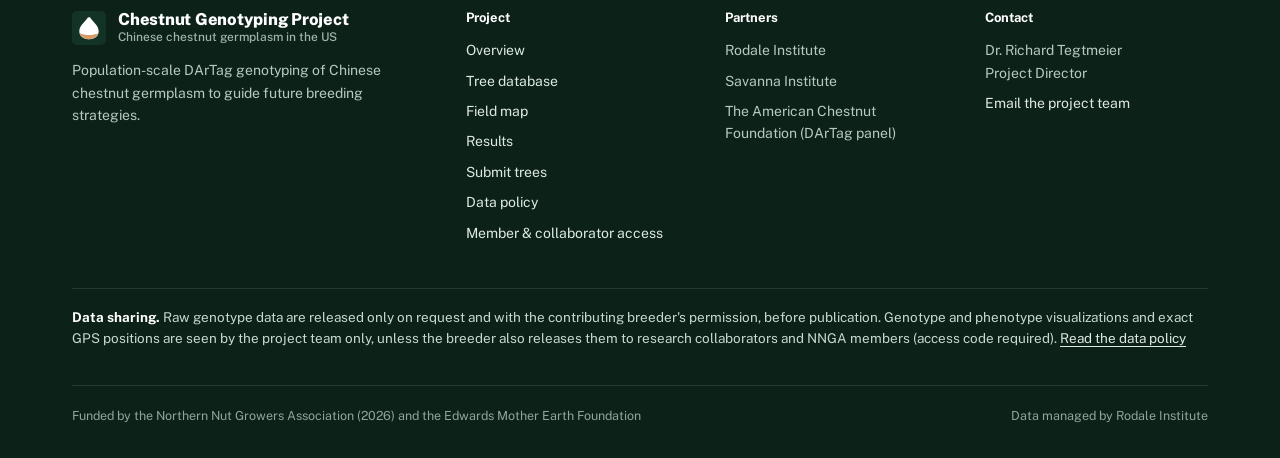
<file: analysis.html>
<!DOCTYPE html>
<html lang="en">
<head>
<meta charset="utf-8">
<meta name="viewport" content="width=device-width, initial-scale=1">
<title>Results · Chestnut Genotyping Project</title>
<meta name="description" content="Population structure, genetic diversity and relatedness results from DArTag genotyping of US Chinese chestnut germplasm.">
<meta name="theme-color" content="#133326">
<link rel="icon" href="assets/favicon.svg" type="image/svg+xml">
<meta property="og:type" content="website">
<meta property="og:title" content="Results · Chestnut Genotyping Project">
<meta property="og:description" content="Population structure, genetic diversity and relatedness results from DArTag genotyping of US Chinese chestnut germplasm.">
<link rel="preconnect" href="https://fonts.googleapis.com"><link rel="preconnect" href="https://fonts.gstatic.com" crossorigin>
<link rel="stylesheet" href="https://fonts.googleapis.com/css2?family=IBM+Plex+Mono:wght@400;500;600&family=Public+Sans:ital,wght@0,400;0,500;0,600;0,700;0,800;1,400&display=swap">
<link rel="stylesheet" href="assets/site.css">
<script src="assets/config.js"></script>
<script src="assets/api.js"></script>
<style>
  main.container { padding-top: 36px; padding-bottom: 8px; }
  .card { background: var(--surface); border: 1px solid var(--line); border-radius: var(--r); padding: 28px 30px; margin-bottom: 20px; }
  .card-head { display: flex; justify-content: space-between; gap: 20px; align-items: flex-end; padding-bottom: 16px; margin-bottom: 18px; border-bottom: 1px solid var(--line); }
  .card-head .num { font: 600 13px/1 var(--sans); color: var(--forest-3); }
  .card h2 { margin: 8px 0 4px; font-size: 24px; }
  .card-head p { margin: 0; max-width: 680px; }
  .controls { display: flex; gap: 14px; flex-wrap: wrap; align-items: end; margin: 0 0 14px; }
  .controls label { margin: 0; display: grid; gap: 6px; font: 600 12.5px/1 var(--sans); color: var(--muted); }
  .controls select { min-width: 140px; font-size: 14px; padding: 8px 30px 8px 10px; }
  .plotwrap { display: grid; grid-template-columns: minmax(0, 1fr) 230px; gap: 22px; }
  svg#plot { width: 100%; height: auto; background: #fff; border: 1px solid var(--line); border-radius: var(--r-sm); }
  .legend { border-left: 1px solid var(--line); padding-left: 18px; }
  .legend h4 { font: 700 13.5px/1 var(--sans); color: var(--ink); margin: 0 0 10px; }
  .legend label { display: flex; gap: 9px; align-items: center; font-size: 13.5px; cursor: pointer; margin: 0; padding: 4px 0; color: var(--ink); }
  .dot { width: 11px; height: 11px; border-radius: 50%; flex: none; }
  .legend .n { margin-left: auto; color: var(--muted); font: 500 11.5px var(--mono); }
  table { border-collapse: collapse; width: 100%; font-size: 14px; }
  th, td { border-bottom: 1px solid var(--line); padding: 10px 12px; text-align: left; }
  th { font: 700 13px/1.2 var(--sans); color: var(--ink-2); border-bottom: 2px solid var(--ink); }
  td.num, th.num { text-align: right; font-family: var(--mono); font-variant-numeric: tabular-nums; }
  .empty { border: 1.5px dashed var(--line-strong); border-radius: var(--r-sm); padding: 40px 20px; text-align: center; color: var(--muted); cursor: pointer; background: #fbfcfa; }
  .empty svg { width: 40px; height: 40px; margin: 0 auto 12px; color: var(--forest-3); }
  .empty b { color: var(--ink); font-weight: 600; }
  .empty.over, .empty:hover { border-color: var(--forest-3); background: var(--sage); }
  .tip { position: fixed; pointer-events: none; background: var(--ink); color: #fff; padding: 7px 10px; border-radius: var(--r-sm); font: 500 12px/1.4 var(--mono); z-index: 10; box-shadow: var(--shadow-pop); }
  .planned { display: grid; grid-template-columns: repeat(4, minmax(0, 1fr)); }
  .planned div { padding: 18px 18px 6px 0; border-right: 1px solid var(--line); font-size: 14px; color: var(--ink-2); }
  .planned div + div { padding-left: 18px; }
  .planned div:last-child { border-right: 0; }
  .planned b { display: block; font: 700 17px/1.3 var(--display); color: var(--ink); margin-bottom: 6px; }
  code { background: var(--sunken); padding: 1px 6px; border-radius: 2px; font-size: 12.5px; }
  details summary { cursor: pointer; color: var(--forest-2); font-weight: 600; font-size: 14px; }
  @media (max-width: 860px) { .plotwrap { grid-template-columns: 1fr; } .legend { border-left: 0; padding-left: 0; } .planned { grid-template-columns: 1fr 1fr; } .planned div:nth-child(2) { border-right: 0; } .planned div:nth-child(3) { padding-left: 0; } }
  @media (max-width: 560px) { .card { padding: 20px 16px; } .planned { grid-template-columns: 1fr; } .planned div, .planned div + div { padding: 16px 0 4px; border-right: 0; border-bottom: 1px solid var(--line); } .card-head { flex-direction: column; align-items: flex-start; } }
</style>
</head>
<body>
<header id="site-header"></header>
<section class="page-head">
  <div class="container">
    <span class="eyebrow">Results</span>
    <h1>Population genomics of US Chinese chestnut</h1>
    <p class="lede">Population structure, diversity and relatedness from DArTag genotyping, posted as each batch of plates is analyzed. Results are shown to the project team and, where breeders allow it, to research collaborators and NNGA members with an access code. Raw genotype data are available on request with breeder permission (<a href="policy.html" style="color:#fff">data policy</a>).</p>
    <div class="meta"><span>Panel <b>DArTag Chestnut V2</b></span><span>Target sites <b>~6,500</b> (~3,283 high-MAF in <i>C. mollissima</i>)</span><span>Genotyping target <b>2,000</b></span></div>
  </div>
</section>

<main class="container">
  <section class="card" id="structCard">
    <div class="card-head"><div><span class="num">Figure 1</span><h2>Population structure</h2><p class="muted small" id="structSub">Each point is one genotyped tree, placed by genome-wide similarity (PCA / MDS). Trees that sit close together share more ancestry.</p></div></div>
    <div id="structBody"></div>
  </section>

  <section class="card" id="divCard">
    <div class="card-head"><div><span class="num">Table 1</span><h2>Genetic diversity by population</h2><p class="muted small">Observed (H<sub>o</sub>) and expected (H<sub>e</sub>) heterozygosity and inbreeding coefficient (F) for each breeding population.</p></div></div>
    <div id="divBody"></div>
  </section>

  <section class="card">
    <div class="card-head"><div><span class="num">Planned</span><h2>Analyses in progress</h2></div></div>
    <div class="planned">
      <div><b>Population structure</b>PCA, MDS, model-based ancestry and genetic distance across breeding programs.</div>
      <div><b>Diversity statistics</b>H<sub>o</sub>, H<sub>e</sub>, nucleotide diversity, inbreeding and F<sub>ST</sub> between programs.</div>
      <div><b>Relatedness</b>Kinship coefficients and genomic relationship matrices to identify distinct germplasm pools.</div>
      <div><b>Pedigree reconstruction</b>Parentage assignment and pedigree networks for cultivars with incomplete records.</div>
    </div>
    <details style="margin-top:20px"><summary>For the project team: publishing results</summary>
      <p class="small">Results are kept in the project Google Sheet, not in this public repository, so breeder permissions can be enforced:</p>
      <ul class="small">
        <li><b>Results – Structure</b> tab: <code>sample_id, group, PC1, PC2</code> (more numeric columns become selectable axes). Database trees follow their breeder's <i>Genotype Visualization</i> setting automatically. For samples not in the database (e.g. pilot trees) use the <code>access</code> column: blank = project team only.</li>
        <li><b>Results – Diversity</b> tab: <code>group, n, Ho, He, F</code>. Each row is project team only unless its <code>access</code> column says <i>Research collaborators &amp; NNGA members</i>, which should be set only when every breeder in that group allows it.</li>
        <li>Never commit raw genotype files or tree-level results to the GitHub repository.</li>
      </ul>
      <p class="small">You can drop a CSV onto an empty panel to preview it in your own browser only.</p>
    </details>
  </section>
</main>
<footer id="site-footer"></footer>
<div class="tip" id="tip" hidden></div>
<script src="assets/chrome.js"></script>
<script>
var PALETTE = ['#2b6f8f', '#c7743a', '#4f8a5b', '#8e5ba8', '#c44e52', '#c9a227', '#3d9a9a', '#6b5b4b', '#5a7bd6', '#a3685a', '#7aa33f', '#d07fa8'];
function esc(s) { return String(s == null ? '' : s).replace(/[&<>"']/g, function (c) { return { '&': '&amp;', '<': '&lt;', '>': '&gt;', '"': '&quot;', "'": '&#39;' }[c]; }); }
function parseCSV(text) {
  var rows = [], row = [], cell = '', q = false; text = text.replace(/\r\n?/g, '\n');
  var delim = text.split('\n')[0].indexOf('\t') >= 0 ? '\t' : ',';
  for (var i = 0; i < text.length; i++) { var c = text[i];
    if (q) { if (c === '"') { if (text[i + 1] === '"') { cell += '"'; i++; } else q = false; } else cell += c; }
    else if (c === '"' && !cell) q = true; else if (c === delim) { row.push(cell); cell = ''; } else if (c === '\n') { row.push(cell); rows.push(row); row = []; cell = ''; } else cell += c; }
  if (cell || row.length) { row.push(cell); rows.push(row); }
  rows = rows.filter(function (r) { return r.some(function (x) { return x.trim(); }); });
  var h = rows.shift() || [];
  return rows.map(function (r) { var o = {}; h.forEach(function (k, i) { o[k.trim()] = (r[i] || '').trim(); }); return o; });
}
function emptyState(el, msg, onFile) {
  el.innerHTML = '<div class="empty" tabindex="0"><svg viewBox="0 0 40 40" fill="none" stroke="currentColor" stroke-width="1.4"><path d="M6 34h29M6 34V6"/><circle cx="13" cy="25" r="1.8"/><circle cx="18" cy="20" r="1.8"/><circle cx="15" cy="28" r="1.8"/><circle cx="26" cy="13" r="1.8"/><circle cx="29" cy="17" r="1.8"/><circle cx="24" cy="18" r="1.8"/></svg>' + msg + '<span class="small" style="display:block;margin-top:10px">Project team: drop a CSV here to preview it locally.</span><input type="file" accept=".csv,.tsv,.txt" hidden></div>';
  var box = el.firstChild, fi = box.querySelector('input');
  box.onclick = function () { fi.click(); };
  fi.onchange = function () { if (fi.files[0]) fi.files[0].text().then(function (t) { onFile(parseCSV(t), fi.files[0].name); }); };
  ['dragenter', 'dragover'].forEach(function (e) { box.addEventListener(e, function (ev) { ev.preventDefault(); box.classList.add('over'); }); });
  ['dragleave', 'drop'].forEach(function (e) { box.addEventListener(e, function (ev) { ev.preventDefault(); box.classList.remove('over'); }); });
  box.addEventListener('drop', function (ev) { var f = ev.dataTransfer.files[0]; if (f) f.text().then(function (t) { onFile(parseCSV(t), f.name); }); });
}
function fetchCSV(path) { return fetch(path, { cache: 'no-cache' }).then(function (r) { if (!r.ok) throw 0; return r.text(); }).then(parseCSV); }

/* ---------- structure scatter ---------- */
var S = { rows: [], x: 'PC1', y: 'PC2', color: 'group', hidden: {} };
function renderStructure(rows, source) {
  S.rows = rows;
  var numeric = Object.keys(rows[0] || {}).filter(function (k) { return rows.every(function (r) { return r[k] === '' || !isNaN(+r[k]); }) && !/^(n|sample|id)$/i.test(k); });
  var cats = Object.keys(rows[0] || {}).filter(function (k) { return numeric.indexOf(k) < 0 && !/sample|^id$/i.test(k); });
  if (numeric.indexOf(S.x) < 0) S.x = numeric[0]; if (numeric.indexOf(S.y) < 0) S.y = numeric[1] || numeric[0];
  if (cats.indexOf(S.color) < 0) S.color = cats[0] || '';
  var opt = function (list, sel) { return list.map(function (k) { return '<option' + (k === sel ? ' selected' : '') + '>' + esc(k) + '</option>'; }).join(''); };
  document.getElementById('structSub').innerHTML = rows.length.toLocaleString() + ' trees' + (source ? ' · ' + esc(source) : '') + '. Each point is one genotyped tree; trees close together share more ancestry. Hover a point for its ID.';
  document.getElementById('structBody').innerHTML = '<div class="controls"><label>X <select id="sx">' + opt(numeric, S.x) + '</select></label><label>Y <select id="sy">' + opt(numeric, S.y) + '</select></label>' +
    (cats.length ? '<label>Color by <select id="sc">' + opt(cats, S.color) + '</select></label>' : '') + '</div><div class="plotwrap"><svg id="plot" viewBox="0 0 720 520" role="img" aria-label="Population structure scatter plot"></svg><div class="legend"><h4>Groups</h4><div id="leg"></div></div></div>';
  ['sx', 'sy', 'sc'].forEach(function (id) { var el = document.getElementById(id); if (el) el.onchange = function () { S[{ sx: 'x', sy: 'y', sc: 'color' }[id]] = el.value; S.hidden = {}; drawPlot(); }; });
  drawPlot();
}
function drawPlot() {
  var W = 720, H = 520, m = { l: 56, r: 16, t: 16, b: 46 };
  var rows = S.rows.filter(function (r) { return r[S.x] !== '' && r[S.y] !== ''; });
  var xs = rows.map(function (r) { return +r[S.x]; }), ys = rows.map(function (r) { return +r[S.y]; });
  var x0 = Math.min.apply(null, xs), x1 = Math.max.apply(null, xs), y0 = Math.min.apply(null, ys), y1 = Math.max.apply(null, ys);
  var px = (x1 - x0) * .05 || 1, py = (y1 - y0) * .05 || 1; x0 -= px; x1 += px; y0 -= py; y1 += py;
  var sx = function (v) { return m.l + (v - x0) / (x1 - x0) * (W - m.l - m.r); }, sy = function (v) { return H - m.b - (v - y0) / (y1 - y0) * (H - m.t - m.b); };
  var groups = {}; rows.forEach(function (r) { var g = r[S.color] || 'Unassigned'; groups[g] = (groups[g] || 0) + 1; });
  var gnames = Object.keys(groups).sort(function (a, b) { return groups[b] - groups[a]; });
  var col = {}; gnames.forEach(function (g, i) { col[g] = PALETTE[i % PALETTE.length]; });
  var ticks = function (a, b) { var step = Math.pow(10, Math.floor(Math.log10((b - a) / 5))); var t = []; for (var v = Math.ceil(a / step) * step; v <= b; v += step) t.push(+v.toFixed(10)); while (t.length > 8) t = t.filter(function (_, i) { return i % 2 === 0; }); return t; };
  var g = '';
  ticks(x0, x1).forEach(function (v) { g += '<line x1="' + sx(v) + '" x2="' + sx(v) + '" y1="' + m.t + '" y2="' + (H - m.b) + '" stroke="#e7eae5"/><text x="' + sx(v) + '" y="' + (H - m.b + 18) + '" font-size="11" font-family="IBM Plex Mono, monospace" text-anchor="middle" fill="#64716a">' + v + '</text>'; });
  ticks(y0, y1).forEach(function (v) { g += '<line x1="' + m.l + '" x2="' + (W - m.r) + '" y1="' + sy(v) + '" y2="' + sy(v) + '" stroke="#e7eae5"/><text x="' + (m.l - 8) + '" y="' + (sy(v) + 4) + '" font-size="11" font-family="IBM Plex Mono, monospace" text-anchor="end" fill="#64716a">' + v + '</text>'; });
  g += '<text x="' + ((W + m.l) / 2) + '" y="' + (H - 8) + '" font-size="12" font-family="IBM Plex Mono, monospace" letter-spacing="1" text-anchor="middle" fill="#16201b">' + esc(S.x) + '</text><text transform="rotate(-90)" x="' + (-(H - m.b + m.t) / 2) + '" y="16" font-size="12" font-family="IBM Plex Mono, monospace" letter-spacing="1" text-anchor="middle" fill="#16201b">' + esc(S.y) + '</text>';
  rows.forEach(function (r, i) { var gr = r[S.color] || 'Unassigned'; if (S.hidden[gr]) return; g += '<circle data-i="' + S.rows.indexOf(r) + '" cx="' + sx(+r[S.x]).toFixed(1) + '" cy="' + sy(+r[S.y]).toFixed(1) + '" r="4" fill="' + col[gr] + '" fill-opacity=".8" stroke="#fff" stroke-width=".6"/>'; });
  var svg = document.getElementById('plot'); svg.innerHTML = g;
  document.getElementById('leg').innerHTML = gnames.map(function (n) { return '<label><input type="checkbox" data-g="' + esc(n) + '"' + (S.hidden[n] ? '' : ' checked') + '><span class="dot" style="background:' + col[n] + '"></span>' + esc(n) + '<span class="n">' + groups[n] + '</span></label>'; }).join('');
  document.getElementById('leg').onchange = function (e) { var n = e.target.dataset.g; if (e.target.checked) delete S.hidden[n]; else S.hidden[n] = 1; drawPlot(); };
  var tip = document.getElementById('tip');
  svg.onmousemove = function (e) { var i = e.target.dataset && e.target.dataset.i; if (i === undefined) { tip.hidden = true; return; } var r = S.rows[+i]; tip.innerHTML = '<b>' + esc(r.sample_id || r.id || r.sample || '') + '</b><br>' + esc(r[S.color] || ''); tip.style.left = e.clientX + 12 + 'px'; tip.style.top = e.clientY + 12 + 'px'; tip.hidden = false; };
  svg.onmouseleave = function () { tip.hidden = true; };
}

/* ---------- diversity table ---------- */
function renderDiversity(rows, source) {
  var cols = Object.keys(rows[0] || {});
  var isNum = function (k) { return rows.every(function (r) { return r[k] === '' || !isNaN(+r[k]); }); };
  document.getElementById('divBody').innerHTML = (source ? '<p class="muted small">' + esc(source) + '</p>' : '') + '<div style="overflow:auto"><table><thead><tr>' + cols.map(function (c) { return '<th class="' + (isNum(c) ? 'num' : '') + '">' + esc(c) + '</th>'; }).join('') + '</tr></thead><tbody>' +
    rows.map(function (r) { return '<tr>' + cols.map(function (c) { var v = r[c]; return isNum(c) && v !== '' ? '<td class="num">' + (+v % 1 ? (+v).toFixed(3) : v) + '</td>' : '<td>' + esc(v) + '</td>'; }).join('') + '</tr>'; }).join('') + '</tbody></table></div>';
}

/* Results come from the project database through the API, filtered by the viewer's access code and
   each breeder's Genotype Visualization setting. Nothing tree-level is shown to the general public. */
var LOCK = '<svg viewBox="0 0 28 28" fill="none" stroke="currentColor" stroke-width="1.6"><rect x="6" y="12" width="16" height="12" rx="2"/><path d="M10 12V9a4 4 0 018 0v3"/></svg>';
function locked(el, n, what) {
  el.innerHTML = '<div class="locked">' + LOCK + '<div><h4>' + n + ' ' + what + ' available to approved viewers</h4><p>Breeders choose whether their results are shared with the project team only, or also with research collaborators and NNGA members. Enter your access code to see the results released to you.</p><button class="btn" data-access>Enter access code</button> <a class="btn ghost" href="policy.html">How access works</a></div></div>';
}
function toCSVRows(rows) { return rows.map(function (r) { var o = {}; Object.keys(r).forEach(function (k) { o[k] = String(r[k] == null ? '' : r[k]); }); return o; }); }
call('getResults', (window.Access && Access.code()) || '').then(function (R) {
  var who = R.role === 'public' ? '' : ' · viewing as ' + Access.LABEL[R.role];
  if (R.structure.length) renderStructure(toCSVRows(R.structure), 'project database' + who + (R.hidden ? ' · ' + R.hidden + ' trees not shown at the breeders\' request' : ''));
  else if (R.totalStructure) locked(document.getElementById('structBody'), R.totalStructure, 'genotyped trees are');
  else emptyState(document.getElementById('structBody'), '<b>No genotyping results posted yet.</b><br>The first DArTag batch is being processed; structure plots will appear here.', function (r, n) { renderStructure(r, n + ' (local preview, not published)'); });
  if (R.diversity.length) renderDiversity(toCSVRows(R.diversity), 'project database' + who);
  else if (R.totalDiversity) locked(document.getElementById('divBody'), R.totalDiversity, 'population summaries are');
  else emptyState(document.getElementById('divBody'), '<b>Diversity statistics will be posted after the first analysis.</b>', function (r, n) { renderDiversity(r, n + ' (local preview, not published)'); });
}).catch(function () {
  ['structBody', 'divBody'].forEach(function (id) { document.getElementById(id).innerHTML = '<div class="empty">Results could not be loaded right now. Please try again later.</div>'; });
});
</script>
</body>
</html>
</file>
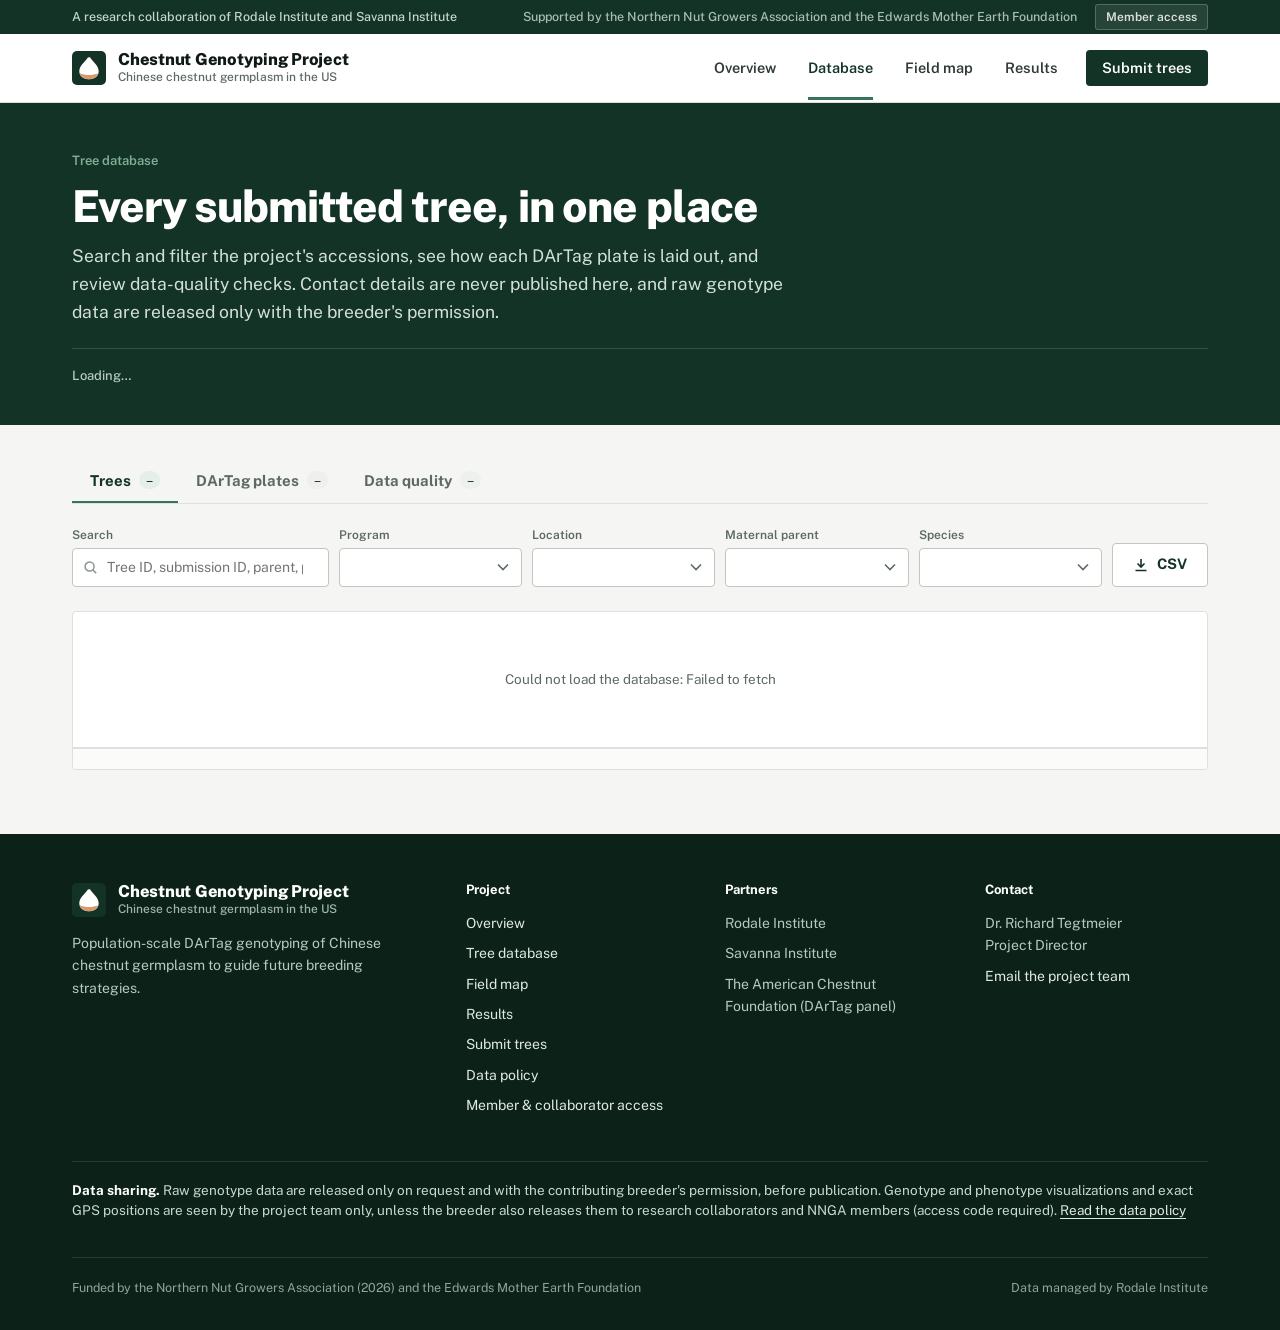
<file: database.html>
<!DOCTYPE html>
<html lang="en">
<head>
<meta charset="utf-8">
<meta name="viewport" content="width=device-width, initial-scale=1">
<title>Tree database · Chestnut Genotyping Project</title>
<meta name="description" content="Search every tree submitted to the Chinese chestnut genotyping project, view DArTag plate layouts and data-quality checks.">
<meta name="theme-color" content="#133326">
<link rel="icon" href="assets/favicon.svg" type="image/svg+xml">
<meta property="og:type" content="website">
<meta property="og:title" content="Tree database · Chestnut Genotyping Project">
<meta property="og:description" content="Search every tree submitted to the Chinese chestnut genotyping project, view DArTag plate layouts and data-quality checks.">
<link rel="preconnect" href="https://fonts.googleapis.com"><link rel="preconnect" href="https://fonts.gstatic.com" crossorigin>
<link rel="stylesheet" href="https://fonts.googleapis.com/css2?family=IBM+Plex+Mono:wght@400;500;600&family=Public+Sans:ital,wght@0,400;0,500;0,600;0,700;0,800;1,400&display=swap">
<link rel="stylesheet" href="assets/site.css">
<script src="assets/config.js"></script>
<script src="assets/api.js"></script>
<script src="assets/viz.js"></script>
<style>
  main.container { padding-top: 32px; padding-bottom: 64px; }
  .tabbar { display: flex; gap: 0; border-bottom: 1px solid var(--line); margin-bottom: 24px; overflow-x: auto; }
  .tabbar button { background: none; border: 0; padding: 14px 18px 12px; font: 700 15px/1 var(--sans); color: var(--muted); cursor: pointer; border-bottom: 3px solid transparent; margin-bottom: -1px; white-space: nowrap; display: inline-flex; gap: 8px; align-items: center; }
  .tabbar button:hover { color: var(--ink); }
  .tabbar button[aria-selected="true"] { color: var(--forest); border-bottom-color: var(--forest-3); }
  .tabbar .count { font: 600 12px/1 var(--mono); background: var(--sunken); color: var(--ink-2); padding: 3px 7px; border-radius: 99px; }
  .tabbar button[aria-selected="true"] .count { background: var(--sage); color: var(--forest); }
  .view[hidden] { display: none; }

  .toolbar { display: grid; grid-template-columns: minmax(220px, 1.4fr) repeat(4, minmax(140px, 1fr)) auto; gap: 10px; align-items: end; margin-bottom: 14px; }
  .toolbar label { font: 600 12px/1.2 var(--sans); color: var(--muted); margin-bottom: 5px; }
  .toolbar input, .toolbar select { font-size: 14px; padding: 9px 11px; }
  .toolbar select { padding-right: 32px; }
  .search { position: relative; }
  .search svg { position: absolute; left: 11px; bottom: 12px; width: 15px; height: 15px; color: var(--faint); pointer-events: none; }
  .search input { padding-left: 34px; }
  .resultbar { display: flex; flex-wrap: wrap; gap: 10px 18px; align-items: center; justify-content: space-between; margin: 4px 0 10px; font-size: 13.5px; color: var(--muted); }
  .resultbar b { color: var(--ink); font-family: var(--mono); }
  .chipset { display: flex; flex-wrap: wrap; gap: 6px; }
  .fchip { display: inline-flex; align-items: center; gap: 6px; background: var(--sage); color: var(--forest); border: 0; border-radius: 99px; padding: 4px 6px 4px 10px; font: 600 12.5px/1.2 var(--sans); cursor: pointer; }
  .fchip span { font-size: 15px; line-height: 1; opacity: .7; }

  .tablecard { background: var(--surface); border: 1px solid var(--line); border-radius: var(--r); overflow: hidden; }
  .tablewrap { overflow: auto; max-height: 68vh; }
  table.data { border-collapse: separate; border-spacing: 0; width: 100%; font-size: 13.5px; }
  .data th, .data td { padding: 9px 12px; border-bottom: 1px solid var(--line); text-align: left; white-space: nowrap; }
  .data thead th { position: sticky; top: 0; z-index: 1; background: #f7f8f6; font: 700 12.5px/1.2 var(--sans); color: var(--ink-2); border-bottom: 1px solid var(--line-strong); cursor: pointer; user-select: none; }
  .data thead th:hover { color: var(--ink); }
  .data thead th .arr { display: inline-block; width: 10px; margin-left: 4px; color: var(--forest-3); }
  .data tbody tr:hover td { background: #f9faf8; }
  .data td.id { font-family: var(--mono); font-size: 12.5px; }
  .data td.sub { font-family: var(--mono); font-size: 12px; color: var(--forest-2); font-weight: 600; }
  .data td.muted { color: var(--faint); }
  .data td .fam { display: inline-flex; align-items: center; gap: 7px; }
  .pager { display: flex; justify-content: space-between; align-items: center; gap: 12px; padding: 10px 14px; border-top: 1px solid var(--line); font-size: 13px; color: var(--muted); background: #fbfcfa; }
  .pager .btns { display: flex; gap: 6px; }
  .pager button { min-height: 32px; padding: 6px 12px; font-size: 13px; }
  .empty { padding: 48px 20px; text-align: center; color: var(--muted); }

  /* plates */
  .plate-head { display: flex; flex-wrap: wrap; gap: 14px 20px; align-items: end; justify-content: space-between; margin-bottom: 16px; }
  .plate-pick { display: flex; flex-wrap: wrap; gap: 8px; }
  .plate-pick button { border: 1px solid var(--line-strong); background: #fff; border-radius: var(--r-sm); padding: 10px 14px; text-align: left; cursor: pointer; font: inherit; min-width: 128px; }
  .plate-pick button b { display: block; font: 700 14px/1.2 var(--sans); color: var(--ink); }
  .plate-pick button span { font: 500 12px/1.3 var(--mono); color: var(--muted); }
  .plate-pick button[aria-pressed="true"] { border-color: var(--forest); box-shadow: inset 0 0 0 1px var(--forest); background: var(--sage); }
  .plate-layout { display: grid; grid-template-columns: minmax(0, 1fr) 260px; gap: 24px; align-items: start; }
  .plate-card { background: var(--surface); border: 1px solid var(--line); border-radius: var(--r); padding: 22px 24px; }
  .plate-card h3 { margin: 0 0 2px; font-size: 18px; }
  .plate-card .sub { font-size: 13px; color: var(--muted); margin-bottom: 16px; }
  .wells { display: grid; grid-template-columns: 22px repeat(12, minmax(0, 1fr)); gap: 6px; align-items: center; }
  .wells .ax { font: 600 11.5px/1 var(--mono); color: var(--muted); text-align: center; }
  .well { aspect-ratio: 1; border-radius: 50%; border: 1.5px dashed var(--line-strong); background: transparent; position: relative; cursor: default; }
  .well.on { border: 0; cursor: pointer; box-shadow: inset 0 0 0 1px rgba(0,0,0,.08); transition: transform .1s; }
  .well.on:hover, .well.hl { transform: scale(1.14); box-shadow: 0 0 0 2px #fff, 0 0 0 4px var(--ink); z-index: 1; }
  .well.rep::after { content: ""; position: absolute; inset: 30%; border-radius: 50%; background: #fff; opacity: .9; }
  .plate-foot { display: flex; flex-wrap: wrap; gap: 8px 18px; margin-top: 16px; padding-top: 12px; border-top: 1px solid var(--line); font-size: 12.5px; color: var(--muted); }
  .plate-foot span { display: inline-flex; align-items: center; gap: 6px; }
  .side-legend { background: var(--surface); border: 1px solid var(--line); border-radius: var(--r); padding: 18px 18px 12px; }
  .side-legend h4 { margin: 0 0 10px; font-size: 14px; }
  .side-legend .row { display: flex; align-items: center; gap: 8px; padding: 5px 0; font-size: 13.5px; cursor: pointer; border-bottom: 1px solid var(--line); }
  .side-legend .row:last-child { border-bottom: 0; }
  .side-legend .row .n { margin-left: auto; font: 600 12px var(--mono); color: var(--muted); }
  .side-legend .row:hover { color: var(--forest); }

  /* quality */
  .qc-grid { display: grid; grid-template-columns: repeat(3, minmax(0, 1fr)); gap: 14px; margin-bottom: 22px; }
  .qc-kpi { background: var(--surface); border: 1px solid var(--line); border-radius: var(--r); padding: 18px 20px; border-top: 3px solid var(--line-strong); }
  .qc-kpi.Error { border-top-color: var(--err); } .qc-kpi.Warning { border-top-color: #c99a1c; } .qc-kpi.Info { border-top-color: var(--info); }
  .qc-kpi .k { font: 600 13px/1.2 var(--sans); color: var(--muted); }
  .qc-kpi b { display: block; font: 800 32px/1.1 var(--display); letter-spacing: -.03em; margin-top: 6px; }
  .qc-kpi p { margin: 4px 0 0; font-size: 13px; color: var(--muted); }
  .qc-group { background: var(--surface); border: 1px solid var(--line); border-radius: var(--r); margin-bottom: 12px; }
  .qc-group summary { list-style: none; display: flex; align-items: center; gap: 12px; padding: 14px 18px; cursor: pointer; }
  .qc-group summary::-webkit-details-marker { display: none; }
  .qc-group summary .sev { font: 700 11.5px/1 var(--sans); padding: 4px 8px; border-radius: 3px; }
  .sev.Error { background: var(--err-tint); color: var(--err); } .sev.Warning { background: var(--warn-tint); color: var(--warn); } .sev.Info { background: var(--info-tint); color: var(--info); }
  .qc-group summary h4 { margin: 0; font-size: 15px; flex: 1; }
  .qc-group summary .n { font: 700 13px var(--mono); }
  .qc-group summary .chev { width: 12px; height: 12px; transition: transform .15s; color: var(--muted); }
  .qc-group[open] summary .chev { transform: rotate(90deg); }
  .qc-group .why { margin: 0; padding: 0 18px 10px; font-size: 13.5px; color: var(--ink-2); }
  .qc-list { max-height: 320px; overflow: auto; border-top: 1px solid var(--line); }
  .qc-list div { display: grid; grid-template-columns: 110px minmax(0, 1.2fr) minmax(0, 2fr); gap: 12px; padding: 8px 18px; border-bottom: 1px solid var(--line); font-size: 13px; }
  .qc-list div:last-child { border-bottom: 0; }
  .qc-list .m { font-family: var(--mono); font-size: 12.5px; }
  .ok-box { background: var(--ok-tint); border: 1px solid #c4dccb; border-radius: var(--r); padding: 18px 20px; color: var(--ok); font-weight: 600; }

  @media (max-width: 1080px) { .toolbar { grid-template-columns: repeat(3, minmax(0, 1fr)); } .toolbar .search { grid-column: 1 / -1; } }
  @media (max-width: 860px) { .plate-layout { grid-template-columns: 1fr; } .qc-grid { grid-template-columns: 1fr; } }
  @media (max-width: 600px) { .toolbar { grid-template-columns: 1fr 1fr; } .wells { gap: 3px; grid-template-columns: 16px repeat(12, minmax(0, 1fr)); } .plate-card { padding: 16px 12px; } .qc-list div { grid-template-columns: 1fr; gap: 2px; } }
</style>
</head>
<body>
<header id="site-header"></header>
<section class="page-head">
  <div class="container">
    <span class="eyebrow">Tree database</span>
    <h1>Every submitted tree, in one place</h1>
    <p class="lede">Search and filter the project's accessions, see how each DArTag plate is laid out, and review data-quality checks. Contact details are never published here, and raw genotype data are released only with the breeder's permission.</p>
    <div class="meta" id="meta"><span>Loading…</span></div>
  </div>
</section>

<main class="container">
  <div class="tabbar" role="tablist">
    <button role="tab" aria-selected="true" data-view="vTrees">Trees <span class="count" id="cTrees">–</span></button>
    <button role="tab" aria-selected="false" data-view="vPlates">DArTag plates <span class="count" id="cPlates">–</span></button>
    <button role="tab" aria-selected="false" data-view="vQC">Data quality <span class="count" id="cQC">–</span></button>
  </div>

  <!-- TREES -->
  <section class="view" id="vTrees">
    <div class="toolbar">
      <div class="search"><label for="q">Search</label><input id="q" type="search" placeholder="Tree ID, submission ID, parent, position…"><svg viewBox="0 0 16 16" fill="none" stroke="currentColor" stroke-width="1.6"><circle cx="7" cy="7" r="4.8"/><path d="M10.6 10.6L14 14"/></svg></div>
      <div><label for="fProgram">Program</label><select id="fProgram" data-k="program"></select></div>
      <div><label for="fField">Location</label><select id="fField" data-k="field"></select></div>
      <div><label for="fMother">Maternal parent</label><select id="fMother" data-k="mother"></select></div>
      <div><label for="fSpecies">Species</label><select id="fSpecies" data-k="species"></select></div>
      <div><button class="btn secondary" id="dl" style="width:100%"><svg viewBox="0 0 16 16" fill="none" stroke="currentColor" stroke-width="1.6"><path d="M8 2v8M4.5 6.5L8 10l3.5-3.5M2.5 13.5h11"/></svg>CSV</button></div>
    </div>
    <div class="resultbar"><span id="resCount"></span><div class="chipset" id="chips"></div></div>
    <div class="tablecard">
      <div class="tablewrap"><table class="data"><thead id="thead"></thead><tbody id="tbody"></tbody></table></div>
      <div class="pager" id="pager"></div>
    </div>
  </section>

  <!-- PLATES -->
  <section class="view" id="vPlates" hidden>
    <div class="plate-head">
      <div class="plate-pick" id="platePick"></div>
      <div><label for="plateColor">Color wells by</label><select id="plateColor" style="min-width:200px"><option value="mother">Maternal parent</option><option value="field">Location</option><option value="species">Species</option></select></div>
    </div>
    <div class="plate-layout">
      <div class="plate-card">
        <h3 id="plateTitle">Plate</h3>
        <div class="sub" id="plateSub"></div>
        <div class="wells" id="wells"></div>
        <div class="plate-foot"><span><i class="well on" style="width:12px;height:12px;display:inline-block;background:#1f6f5c"></i>Sample</span><span><i class="well on rep" style="width:12px;height:12px;display:inline-block;background:#1f6f5c"></i>Technical replicate</span><span><i class="well" style="width:12px;height:12px;display:inline-block"></i>Empty, control or not in database</span></div>
      </div>
      <aside class="side-legend"><h4 id="legendTitle">Maternal parent</h4><div id="plateLegend"></div></aside>
    </div>
  </section>

  <!-- QUALITY -->
  <section class="view" id="vQC" hidden>
    <div class="qc-grid" id="qcKpis"></div>
    <div id="qcGroups"></div>
  </section>
</main>
<footer id="site-footer"></footer>
<script src="assets/chrome.js"></script>
<script>
(function () {
  var esc = Viz.esc, fmt = function (n) { return Number(n).toLocaleString(); };
  var COLS = [
    ['subId', 'Submission ID', 'sub'], ['treeId', 'Program Tree ID', 'id'], ['program', 'Program'], ['field', 'Location'], ['position', 'Position', 'id'],
    ['mother', 'Maternal parent', 'fam'], ['species', 'Species'], ['material', 'Material'], ['status', 'Status', 'status'], ['geno', 'Genotype', 'geno'], ['plate', 'Plate', 'id'], ['well', 'Well', 'id']
  ];
  var D = null, ROWS = [], VIEW = [], SORT = { k: 'subId', dir: 1 }, PAGE = 0, PER = 50, FILT = {}, Q = '';
  var tip = Viz.tip();

  function obj(r) { var o = {}; D.fields.forEach(function (f, i) { o[f] = r[i]; }); return o; }
  function counts(k, rows) { var c = {}; (rows || ROWS).forEach(function (o) { var v = o[k] || 'Not recorded'; c[v] = (c[v] || 0) + 1; }); return c; }

  /* ---------- trees ---------- */
  function fillSelect(id, k) {
    var c = counts(k), keys = Object.keys(c).sort(function (a, b) { return Viz.isNone(a) - Viz.isNone(b) || a.localeCompare(b, undefined, { numeric: true }); });
    var el = document.getElementById(id);
    el.innerHTML = '<option value="">All</option>' + keys.map(function (v) { return '<option value="' + esc(v) + '">' + esc(v) + ' (' + c[v] + ')</option>'; }).join('');
    el.onchange = function () { if (el.value) FILT[k] = el.value; else delete FILT[k]; PAGE = 0; apply(); };
  }
  function apply() {
    var q = Q.toLowerCase();
    VIEW = ROWS.filter(function (o) {
      for (var k in FILT) if ((o[k] || 'Not recorded') !== FILT[k]) return false;
      if (q && [o.subId, o.treeId, o.mother, o.father, o.position, o.field, o.program].join(' ').toLowerCase().indexOf(q) < 0) return false;
      return true;
    });
    VIEW.sort(function (a, b) { return String(a[SORT.k] || '').localeCompare(String(b[SORT.k] || ''), undefined, { numeric: true }) * SORT.dir; });
    renderTable();
  }
  function renderTable() {
    document.getElementById('thead').innerHTML = '<tr>' + COLS.map(function (c) { return '<th data-k="' + c[0] + '">' + c[1] + '<span class="arr">' + (SORT.k === c[0] ? (SORT.dir > 0 ? '▲' : '▼') : '') + '</span></th>'; }).join('') + '</tr>';
    var pages = Math.max(1, Math.ceil(VIEW.length / PER)); if (PAGE >= pages) PAGE = pages - 1;
    var slice = VIEW.slice(PAGE * PER, PAGE * PER + PER);
    document.getElementById('tbody').innerHTML = slice.length ? slice.map(function (o) {
      return '<tr>' + COLS.map(function (c) {
        var v = o[c[0]] || '';
        if (c[2] === 'status') return '<td><span class="pill ' + v.toLowerCase().replace(/\s+/g, '-') + '">' + esc(v || 'Pending') + '</span></td>';
        if (c[2] === 'geno') return '<td><span class="pill ' + (/available/.test(v) ? 'accepted' : /progress/.test(v) ? 'pending' : 'not-selected') + '">' + esc(v || 'Not genotyped') + '</span></td>';
        if (c[2] === 'fam') return v ? '<td><span class="fam"><i class="swatch" style="background:' + Viz.color('mother', v) + '"></i>' + esc(v) + '</span></td>' : '<td class="muted">—</td>';
        return '<td class="' + (v ? (c[2] || '') : 'muted') + '">' + (v ? esc(v) : '—') + '</td>';
      }).join('') + '</tr>';
    }).join('') : '<tr><td colspan="' + COLS.length + '"><div class="empty">No trees match these filters.</div></td></tr>';
    document.getElementById('resCount').innerHTML = '<b>' + fmt(VIEW.length) + '</b> of ' + fmt(ROWS.length) + ' trees';
    document.getElementById('chips').innerHTML = Object.keys(FILT).map(function (k) { return '<button class="fchip" data-k="' + k + '">' + esc(FILT[k]) + ' <span aria-hidden="true">×</span></button>'; }).join('');
    document.getElementById('pager').innerHTML = '<span>Showing ' + (VIEW.length ? PAGE * PER + 1 : 0) + '–' + Math.min(VIEW.length, PAGE * PER + PER) + '</span><div class="btns"><button class="btn secondary" data-p="-1"' + (PAGE ? '' : ' disabled') + '>Previous</button><button class="btn secondary" data-p="1"' + (PAGE < pages - 1 ? '' : ' disabled') + '>Next</button></div>';
  }
  function csv() {
    var CSV = [['subId', 'Submission ID'], ['treeId', 'Program Tree ID'], ['program', 'Program'], ['field', 'Location'], ['position', 'Position'], ['town', 'Town'], ['state', 'State'], ['species', 'Reported species'], ['material', 'Material type'], ['crossType', 'Cross type'], ['mother', 'Maternal parent'], ['father', 'Paternal parent'], ['year', 'Planted year'], ['status', 'Review status'], ['geno', 'Genotype status'], ['pheno', 'Phenotype status'], ['genoVis', 'Genotype visualization access'], ['phenoVis', 'Phenotype visualization access'], ['gpsVis', 'GPS position access'], ['plate', 'DArT plate'], ['well', 'DArT well']];
    var head = CSV.map(function (c) { return c[1]; });
    var cell = function (v) { v = String(v == null ? '' : v); return /[",\n]/.test(v) ? '"' + v.replace(/"/g, '""') + '"' : v; };
    var text = [head].concat(VIEW.map(function (o) { return CSV.map(function (c) { return o[c[0]]; }); })).map(function (r) { return r.map(cell).join(','); }).join('\n');
    var a = document.createElement('a'); a.href = URL.createObjectURL(new Blob(['﻿' + text], { type: 'text/csv' })); a.download = 'chestnut_trees_' + new Date().toISOString().slice(0, 10) + '.csv'; document.body.appendChild(a); a.click(); a.remove();
  }

  /* ---------- plates ---------- */
  var PLATES = {}, PLATE = null;
  function buildPlates() {
    ROWS.forEach(function (o) {
      var pls = String(o.plate || '').split(/[;,]/), wls = String(o.well || '').split(/[;,]/);
      pls.forEach(function (pl, i) {
        pl = pl.trim(); var m = (wls[i] || '').trim().toUpperCase().match(/^([A-H])0?(\d{1,2})$/);
        if (!pl || !m) return;
        (PLATES[pl] = PLATES[pl] || {})[m[1] + Number(m[2])] = { o: o, rep: i > 0 };
      });
    });
    var names = Object.keys(PLATES).sort();
    document.getElementById('cPlates').textContent = names.length;
    document.getElementById('platePick').innerHTML = names.map(function (p) { return '<button data-p="' + esc(p) + '" aria-pressed="false"><b>Plate ' + esc(p) + '</b><span>' + Object.keys(PLATES[p]).length + ' / 96 wells</span></button>'; }).join('') || '<p class="muted">No plate assignments yet.</p>';
    if (names.length) selectPlate(names[0]);
  }
  function selectPlate(p) {
    PLATE = p;
    document.querySelectorAll('#platePick button').forEach(function (b) { b.setAttribute('aria-pressed', b.dataset.p === p); });
    renderPlate();
  }
  function renderPlate() {
    if (!PLATE) return;
    var by = document.getElementById('plateColor').value, P = PLATES[PLATE];
    var c = {}; Object.keys(P).forEach(function (w) { var v = P[w].o[by] || 'Not recorded'; c[v] = (c[v] || 0) + 1; });
    Viz.scale('plate-' + by, counts(by));
    var html = '<span></span>' + Array.from({ length: 12 }, function (_, i) { return '<span class="ax">' + (i + 1) + '</span>'; }).join('');
    'ABCDEFGH'.split('').forEach(function (L) {
      html += '<span class="ax">' + L + '</span>';
      for (var n = 1; n <= 12; n++) {
        var w = P[L + n];
        html += w ? '<span class="well on' + (w.rep ? ' rep' : '') + '" data-w="' + L + n + '" data-v="' + esc(w.o[by] || 'Not recorded') + '" style="background:' + Viz.color('plate-' + by, w.o[by] || 'Not recorded') + '"></span>' : '<span class="well" title="' + L + String(n).padStart(2, '0') + '"></span>';
      }
    });
    var wells = document.getElementById('wells'); wells.innerHTML = html;
    var used = Object.keys(P).length, reps = Object.keys(P).filter(function (w) { return P[w].rep; }).length;
    document.getElementById('plateTitle').textContent = 'Plate ' + PLATE;
    document.getElementById('plateSub').textContent = used + ' of 96 wells hold database samples' + (reps ? ' · ' + reps + ' technical replicate' + (reps > 1 ? 's' : '') : '') + ' · hover a well for details';
    var label = { mother: 'Maternal parent', field: 'Location', species: 'Species' }[by];
    document.getElementById('legendTitle').textContent = label;
    var keys = Object.keys(c).sort(function (a, b) { return Viz.isNone(a) - Viz.isNone(b) || c[b] - c[a]; });
    document.getElementById('plateLegend').innerHTML = keys.map(function (k) { return '<div class="row" data-v="' + esc(k) + '"><i class="swatch" style="background:' + Viz.color('plate-' + by, k) + '"></i>' + esc(k) + '<span class="n">' + c[k] + '</span></div>'; }).join('');
    wells.onmousemove = function (e) {
      var el = e.target.closest('.well.on'); if (!el) { tip.hide(); return; }
      var o = P[el.dataset.w].o, w = el.dataset.w.replace(/^([A-H])(\d)$/, '$10$2');
      tip.show('<b>' + esc(o.treeId) + '</b><br><span class="m">' + esc(o.subId) + ' · well ' + w + (P[el.dataset.w].rep ? ' (replicate)' : '') + '</span><br>' + esc([o.mother, o.field, o.position].filter(Boolean).join(' · ')), e);
    };
    wells.onmouseleave = function () { tip.hide(); };
    document.getElementById('plateLegend').onmouseover = function (e) { var r = e.target.closest('.row'); wells.querySelectorAll('.well.on').forEach(function (w) { w.classList.toggle('hl', !!r && w.dataset.v === r.dataset.v); }); };
    document.getElementById('plateLegend').onmouseleave = function () { wells.querySelectorAll('.hl').forEach(function (w) { w.classList.remove('hl'); }); };
  }

  /* ---------- quality ---------- */
  var WHY = {
    'Duplicate Tree ID': 'Two or more rows in the same program use the same Tree ID. Each tree should appear once.',
    'Well used twice': 'The same plate and well are assigned to more than one tree, so genotypes could be mixed up.',
    'Invalid well': 'Wells should be written as A01–H12.',
    'Plate without well': 'A plate number is recorded but the well is missing.',
    'Shared field position': 'More than one tree is recorded at the same field and position. This can be correct (e.g. several seedlings per planting spot) but is worth confirming before GPS survey.',
    'Missing species': 'No reported species. Species is used to check ancestry against the genotype.',
    'OP tree without maternal parent': 'Open-pollinated trees should list their seed parent.',
    'Accepted, not yet plated': 'Selected for genotyping but not yet assigned to a DArTag plate.',
    'No field name': 'Without a field name the tree cannot be placed on a site map.',
    'Position without row': 'Only the orchard column is recorded, so the tree will need to be located in the field during the GPS survey.',
    'GPS cultivar differs': 'The maternal parent on the sample does not match the cultivar recorded at its surveyed GPS point. One of the two records may need correcting.'
  };
  function renderQC() {
    var groups = {}, sev = { Error: 0, Warning: 0, Info: 0 };
    (D.issues || []).forEach(function (i) { var k = i[0] + '|' + i[1]; (groups[k] = groups[k] || []).push(i); sev[i[0]]++; });
    var nKeys = Object.keys(groups).length;
    document.getElementById('cQC').textContent = (D.issues || []).length;
    document.getElementById('qcKpis').innerHTML = [['Error', 'Errors', 'must be fixed in the sheet'], ['Warning', 'Warnings', 'worth confirming'], ['Info', 'Notes', 'workflow status']].map(function (x) {
      return '<div class="qc-kpi ' + x[0] + '"><div class="k">' + x[1] + '</div><b>' + sev[x[0]] + '</b><p>' + x[2] + '</p></div>';
    }).join('');
    var order = { Error: 0, Warning: 1, Info: 2 };
    var keys = Object.keys(groups).sort(function (a, b) { return order[a.split('|')[0]] - order[b.split('|')[0]] || groups[b].length - groups[a].length; });
    document.getElementById('qcGroups').innerHTML = !nKeys ? '<div class="ok-box">No data-quality issues found.</div>' : keys.map(function (k) {
      var s = k.split('|')[0], name = k.split('|')[1], list = groups[k];
      return '<details class="qc-group"><summary><span class="sev ' + s + '">' + s + '</span><h4>' + esc(name) + '</h4><span class="n">' + list.length + '</span><svg class="chev" viewBox="0 0 12 12" fill="none" stroke="currentColor" stroke-width="1.6"><path d="M4 2l4 4-4 4"/></svg></summary>' +
        '<p class="why">' + esc(WHY[name] || '') + '</p><div class="qc-list">' + list.map(function (i) { return '<div><span class="m">' + esc(i[2]) + '</span><span class="m">' + esc(i[3]) + '</span><span>' + esc(i[4]) + '</span></div>'; }).join('') + '</div></details>';
    }).join('');
  }

  /* ---------- wiring ---------- */
  document.querySelector('.tabbar').onclick = function (e) {
    var b = e.target.closest('button'); if (!b) return;
    this.querySelectorAll('button').forEach(function (x) { x.setAttribute('aria-selected', x === b); document.getElementById(x.dataset.view).hidden = x !== b; });
    history.replaceState(null, '', '#' + b.dataset.view.slice(1).toLowerCase());
  };
  document.getElementById('thead').onclick = function (e) { var th = e.target.closest('th'); if (!th) return; var k = th.dataset.k; SORT = { k: k, dir: SORT.k === k ? -SORT.dir : 1 }; apply(); };
  document.getElementById('pager').onclick = function (e) { var b = e.target.closest('button'); if (b && b.dataset.p) { PAGE += +b.dataset.p; renderTable(); document.querySelector('.tablewrap').scrollTop = 0; } };
  document.getElementById('chips').onclick = function (e) { var b = e.target.closest('.fchip'); if (!b) return; delete FILT[b.dataset.k]; document.querySelector('select[data-k="' + b.dataset.k + '"]').value = ''; apply(); };
  var qt; document.getElementById('q').oninput = function () { clearTimeout(qt); var v = this.value; qt = setTimeout(function () { Q = v.trim(); PAGE = 0; apply(); }, 150); };
  document.getElementById('dl').onclick = csv;
  document.getElementById('platePick').onclick = function (e) { var b = e.target.closest('button'); if (b) selectPlate(b.dataset.p); };
  document.getElementById('plateColor').onchange = renderPlate;

  call('getTrees').then(function (d) {
    D = d; ROWS = d.rows.map(obj);
    Viz.scale('mother', counts('mother'));
    document.getElementById('cTrees').textContent = fmt(ROWS.length);
    var progs = Object.keys(counts('program')).length, plates = {};
    ROWS.forEach(function (o) { String(o.plate).split(/[;,]/).forEach(function (p) { p = p.trim(); if (p) plates[p] = 1; }); });
    document.getElementById('meta').innerHTML = '<span>Trees <b>' + fmt(ROWS.length) + '</b></span><span>Programs <b>' + progs + '</b></span><span>Locations <b>' + Object.keys(counts('field')).length + '</b></span><span>Plates <b>' + Object.keys(plates).length + '</b></span>' + (window.CHESTNUT_DEMO ? '<span>Preview data: Rodale plates 001–002</span>' : '<span>Live from the project database</span>');
    fillSelect('fProgram', 'program'); fillSelect('fField', 'field'); fillSelect('fMother', 'mother'); fillSelect('fSpecies', 'species');
    apply(); buildPlates(); renderQC();
    var h = location.hash.replace('#', ''); var b = document.querySelector('.tabbar button[data-view="v' + (h === 'plates' ? 'Plates' : h === 'qc' ? 'QC' : 'Trees') + '"]'); if (b) b.click();
  }).catch(function (e) {
    document.getElementById('tbody').innerHTML = '<tr><td><div class="empty">Could not load the database: ' + esc(e.message || e) + '</div></td></tr>';
  });
})();
</script>
</body>
</html>
</file>
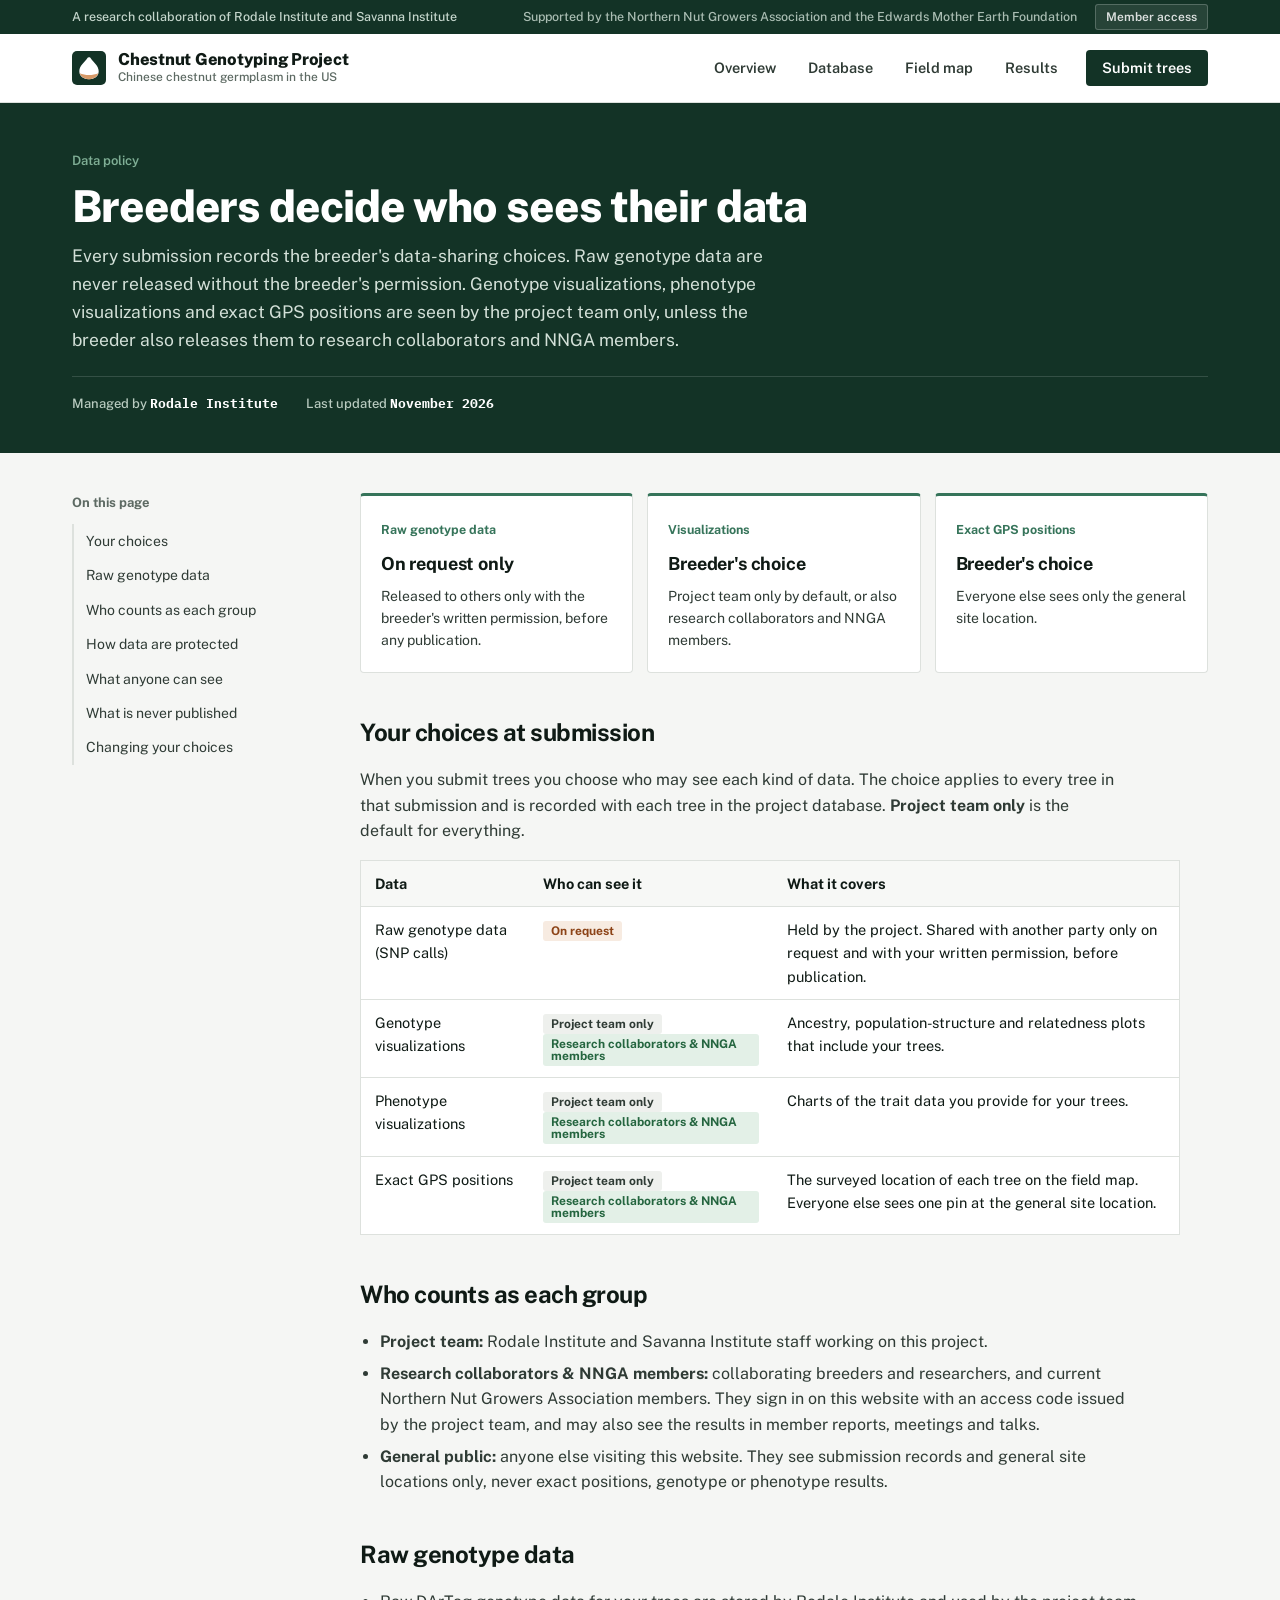
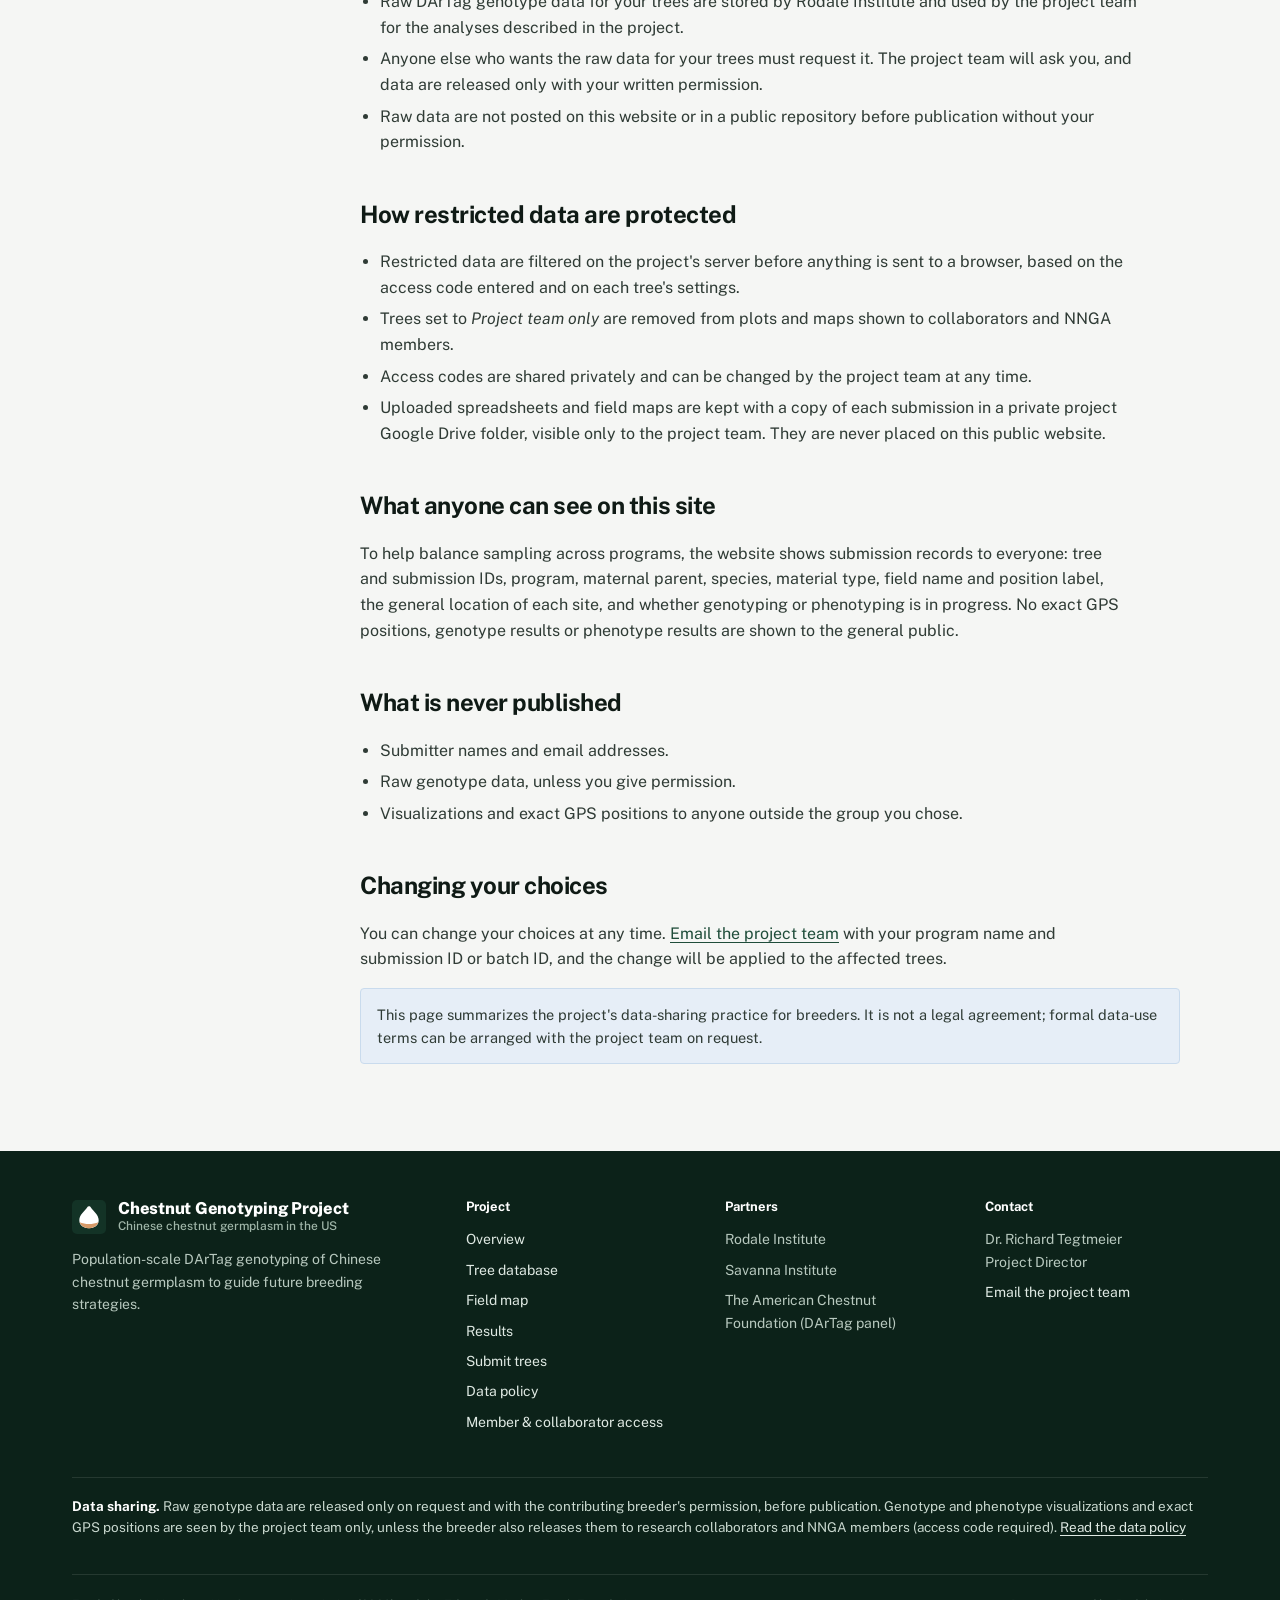
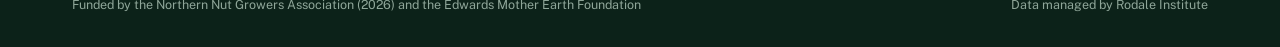
<file: policy.html>
<!DOCTYPE html>
<html lang="en">
<head>
<meta charset="utf-8">
<meta name="viewport" content="width=device-width, initial-scale=1">
<title>Data policy · Chestnut Genotyping Project</title>
<meta name="description" content="How breeder submissions, genotype data and phenotype data are shared in the Chinese chestnut genotyping project.">
<meta name="theme-color" content="#133326">
<link rel="icon" href="assets/favicon.svg" type="image/svg+xml">
<meta property="og:type" content="website">
<meta property="og:title" content="Data policy · Chestnut Genotyping Project">
<meta property="og:description" content="How breeder submissions, genotype data and phenotype data are shared in the Chinese chestnut genotyping project.">
<link rel="preconnect" href="https://fonts.googleapis.com"><link rel="preconnect" href="https://fonts.gstatic.com" crossorigin>
<link rel="stylesheet" href="https://fonts.googleapis.com/css2?family=IBM+Plex+Mono:wght@400;500;600&family=Public+Sans:ital,wght@0,400;0,500;0,600;0,700;0,800;1,400&display=swap">
<link rel="stylesheet" href="assets/site.css">
<script src="assets/config.js"></script>
<script src="assets/api.js"></script>
<style>
  main.container { padding-top: 40px; padding-bottom: 72px; }
  .layout { display: grid; grid-template-columns: 240px minmax(0, 1fr); gap: 48px; align-items: start; }
  .toc { position: sticky; top: calc(var(--header-h) + 28px); font-size: 14px; }
  .toc b { display: block; font-size: 13px; color: var(--muted); margin-bottom: 10px; }
  .toc a { display: block; padding: 6px 0 6px 12px; border-left: 2px solid var(--line); color: var(--ink-2); text-decoration: none; }
  .toc a:hover { border-left-color: var(--forest-3); color: var(--forest); }
  .cards { display: grid; grid-template-columns: repeat(3, minmax(0, 1fr)); gap: 14px; margin-bottom: 40px; }
  .pc { background: var(--surface); border: 1px solid var(--line); border-radius: var(--r); padding: 20px; border-top: 3px solid var(--forest-3); }
  .pc .k { font: 700 12.5px/1.2 var(--sans); color: var(--forest-3); }
  .pc h3 { margin: 8px 0 6px; font-size: 18px; }
  .pc p { margin: 0; font-size: 14px; color: var(--ink-2); }
  article h2 { font-size: 24px; margin: 40px 0 10px; scroll-margin-top: calc(var(--header-h) + 20px); }
  article h2:first-child { margin-top: 0; }
  article p, article li { color: var(--ink-2); font-size: 16px; max-width: 760px; }
  article ul { padding-left: 20px; }
  article li { margin: 6px 0; }
  table.vis { border-collapse: collapse; width: 100%; max-width: 820px; font-size: 14.5px; margin: 14px 0; background: var(--surface); border: 1px solid var(--line); }
  .vis th, .vis td { text-align: left; padding: 11px 14px; border-bottom: 1px solid var(--line); vertical-align: top; }
  .vis th { font-weight: 700; background: #f7f8f6; }
  .tag { display: inline-block; font: 700 12px/1 var(--sans); padding: 4px 8px; border-radius: 3px; }
  .tag.pub { background: var(--ok-tint); color: var(--ok); } .tag.int { background: var(--sunken); color: var(--ink-2); } .tag.req { background: var(--husk-tint); color: var(--husk-2); }
  .note { background: var(--info-tint); border: 1px solid #c9dbed; border-radius: var(--r); padding: 14px 16px; font-size: 14.5px; color: var(--ink-2); max-width: 820px; }
  @media (max-width: 900px) { .layout { grid-template-columns: 1fr; } .toc { display: none; } .cards { grid-template-columns: 1fr; } }
</style>
</head>
<body>
<header id="site-header"></header>
<section class="page-head">
  <div class="container">
    <span class="eyebrow">Data policy</span>
    <h1>Breeders decide who sees their data</h1>
    <p class="lede">Every submission records the breeder's data-sharing choices. Raw genotype data are never released without the breeder's permission. Genotype visualizations, phenotype visualizations and exact GPS positions are seen by the project team only, unless the breeder also releases them to research collaborators and NNGA members.</p>
    <div class="meta"><span>Managed by <b>Rodale Institute</b></span><span>Last updated <b>November 2026</b></span></div>
  </div>
</section>

<main class="container">
  <div class="layout">
    <nav class="toc" aria-label="On this page">
      <b>On this page</b>
      <a href="#choices">Your choices</a>
      <a href="#raw">Raw genotype data</a>
      <a href="#access">Who counts as each group</a>
      <a href="#vis">How data are protected</a>
      <a href="#public">What anyone can see</a>
      <a href="#never">What is never published</a>
      <a href="#change">Changing your choices</a>
    </nav>
    <div>
      <div class="cards">
        <div class="pc"><span class="k">Raw genotype data</span><h3>On request only</h3><p>Released to others only with the breeder's written permission, before any publication.</p></div>
        <div class="pc"><span class="k">Visualizations</span><h3>Breeder's choice</h3><p>Project team only by default, or also research collaborators and NNGA members.</p></div>
        <div class="pc"><span class="k">Exact GPS positions</span><h3>Breeder's choice</h3><p>Everyone else sees only the general site location.</p></div>
      </div>

      <article>
        <h2 id="choices">Your choices at submission</h2>
        <p>When you submit trees you choose who may see each kind of data. The choice applies to every tree in that submission and is recorded with each tree in the project database. <b>Project team only</b> is the default for everything.</p>
        <table class="vis">
          <thead><tr><th>Data</th><th>Who can see it</th><th>What it covers</th></tr></thead>
          <tbody>
            <tr><td>Raw genotype data (SNP calls)</td><td><span class="tag req">On request</span></td><td>Held by the project. Shared with another party only on request and with your written permission, before publication.</td></tr>
            <tr><td>Genotype visualizations</td><td><span class="tag int">Project team only</span> <span class="tag pub">Research collaborators &amp; NNGA members</span></td><td>Ancestry, population-structure and relatedness plots that include your trees.</td></tr>
            <tr><td>Phenotype visualizations</td><td><span class="tag int">Project team only</span> <span class="tag pub">Research collaborators &amp; NNGA members</span></td><td>Charts of the trait data you provide for your trees.</td></tr>
            <tr><td>Exact GPS positions</td><td><span class="tag int">Project team only</span> <span class="tag pub">Research collaborators &amp; NNGA members</span></td><td>The surveyed location of each tree on the field map. Everyone else sees one pin at the general site location.</td></tr>
          </tbody>
        </table>

        <h2 id="access">Who counts as each group</h2>
        <ul>
          <li><b>Project team:</b> Rodale Institute and Savanna Institute staff working on this project.</li>
          <li><b>Research collaborators &amp; NNGA members:</b> collaborating breeders and researchers, and current Northern Nut Growers Association members. They sign in on this website with an access code issued by the project team, and may also see the results in member reports, meetings and talks.</li>
          <li><b>General public:</b> anyone else visiting this website. They see submission records and general site locations only, never exact positions, genotype or phenotype results.</li>
        </ul>

<h2 id="raw">Raw genotype data</h2>
        <ul>
          <li>Raw DArTag genotype data for your trees are stored by Rodale Institute and used by the project team for the analyses described in the project.</li>
          <li>Anyone else who wants the raw data for your trees must request it. The project team will ask you, and data are released only with your written permission.</li>
          <li>Raw data are not posted on this website or in a public repository before publication without your permission.</li>
        </ul>

        <h2 id="vis">How restricted data are protected</h2>
        <ul>
          <li>Restricted data are filtered on the project's server before anything is sent to a browser, based on the access code entered and on each tree's settings.</li>
          <li>Trees set to <i>Project team only</i> are removed from plots and maps shown to collaborators and NNGA members.</li>
          <li>Access codes are shared privately and can be changed by the project team at any time.</li>
          <li>Uploaded spreadsheets and field maps are kept with a copy of each submission in a private project Google Drive folder, visible only to the project team. They are never placed on this public website.</li>
        </ul>

        <h2 id="public">What anyone can see on this site</h2>
        <p>To help balance sampling across programs, the website shows submission records to everyone: tree and submission IDs, program, maternal parent, species, material type, field name and position label, the general location of each site, and whether genotyping or phenotyping is in progress. No exact GPS positions, genotype results or phenotype results are shown to the general public.</p>

        <h2 id="never">What is never published</h2>
        <ul>
          <li>Submitter names and email addresses.</li>
          <li>Raw genotype data, unless you give permission.</li>
          <li>Visualizations and exact GPS positions to anyone outside the group you chose.</li>
        </ul>

        <h2 id="change">Changing your choices</h2>
        <p>You can change your choices at any time. <span id="contactLine">Contact the project team</span> with your program name and submission ID or batch ID, and the change will be applied to the affected trees.</p>
        <p class="note">This page summarizes the project's data-sharing practice for breeders. It is not a legal agreement; formal data-use terms can be arranged with the project team on request.</p>
      </article>
    </div>
  </div>
</main>
<footer id="site-footer"></footer>
<script src="assets/chrome.js"></script>
<script>
  var cfg = window.CHESTNUT_CONFIG || {};
  if (cfg.CONTACT_EMAIL) document.getElementById('contactLine').innerHTML = '<a href="mailto:' + cfg.CONTACT_EMAIL + '">Email the project team</a>';
</script>
</body>
</html>
</file>
<file: assets/site.css>
/* ==========================================================================
   Chestnut Genotyping Project — design system
   Type   : Public Sans (UI + headings), IBM Plex Mono (IDs, figures, data)
   Color  : deep forest primary, neutral cool greys, chestnut-husk accent for data only
   Shape  : 4px radius, 1px hairlines, no decorative shadows
   ========================================================================== */
:root {
  --ink: #0f1a15;
  --ink-2: #2f3b35;
  --muted: #5d6a63;
  --faint: #8a958f;
  --paper: #f5f6f4;
  --surface: #ffffff;
  --sunken: #eef0ed;
  --line: #dde1dd;
  --line-strong: #bfc7c1;

  --forest: #133326;        /* primary */
  --forest-2: #1f4d3a;
  --forest-3: #36745a;
  --forest-4: #7fae95;
  --sage: #e5eee8;

  --husk: #b45a22;          /* accent: highlights in data, current-state markers */
  --husk-2: #8c4317;
  --husk-tint: #f7ebe1;

  --err: #a3261b;   --err-tint: #f9e7e4;
  --warn: #7a5600;  --warn-tint: #fbf2d8;
  --info: #1f4f7a;  --info-tint: #e6eef7;
  --ok: #24653f;    --ok-tint: #e3f0e7;

  --display: "Public Sans", "Helvetica Neue", Arial, system-ui, sans-serif;
  --sans: "Public Sans", "Helvetica Neue", Arial, system-ui, sans-serif;
  --serif: var(--display);  /* kept for older selectors */
  --mono: "IBM Plex Mono", ui-monospace, SFMono-Regular, Consolas, monospace;

  --r-sm: 4px;
  --r: 4px;
  --shadow-pop: 0 12px 32px rgba(10, 24, 17, .18), 0 2px 6px rgba(10, 24, 17, .08);
  --header-h: 68px;
  --util-h: 34px;
  --max: 1200px;
}

*, *::before, *::after { box-sizing: border-box; }
html { -webkit-text-size-adjust: 100%; }
body {
  margin: 0; background: var(--paper); color: var(--ink);
  font: 400 16px/1.6 var(--sans);
  -webkit-font-smoothing: antialiased; text-rendering: optimizeLegibility;
  font-feature-settings: "tnum" 0;
}
img, svg { display: block; }
a { color: var(--forest-2); text-decoration-thickness: 1px; text-underline-offset: 3px; }
a:hover { color: var(--forest-3); }
h1, h2, h3, h4 { font-family: var(--display); color: var(--ink); }
h1 { font-weight: 800; letter-spacing: -.025em; }
h2 { font-weight: 700; letter-spacing: -.02em; }
h3 { font-weight: 700; letter-spacing: -.01em; }
code, .mono { font-family: var(--mono); }
.num, .tnum { font-variant-numeric: tabular-nums; }
:focus-visible { outline: 2px solid var(--forest-3); outline-offset: 2px; }
::selection { background: var(--sage); }

.container { max-width: var(--max); margin: 0 auto; padding: 0 32px; }
@media (max-width: 720px) { .container { padding: 0 16px; } }

/* ---------- kicker (section label) ---------- */
.eyebrow { font: 600 13px/1.3 var(--sans); color: var(--forest-3); letter-spacing: 0; text-transform: none; display: inline-block; }
.eyebrow::before { content: none; }
.on-dark .eyebrow { color: var(--forest-4); }

/* ---------- utility bar + header ---------- */
.util-bar { background: var(--forest); color: #c5d6cc; font: 500 12.5px/1 var(--sans); }
.util-bar .container { height: var(--util-h); display: flex; align-items: center; justify-content: space-between; gap: 16px; }
.util-bar a { color: #fff; text-decoration: none; }
.util-bar a:hover { text-decoration: underline; color: #fff; }
.util-bar span + span { opacity: .85; }
@media (max-width: 720px) { .util-bar { display: none; } }
@media (max-width: 1100px) { .util-bar .hide-md { display: none; } }
.util-right { display: inline-flex; align-items: center; gap: 18px; }
.access-btn { background: rgba(255,255,255,.1); border: 1px solid rgba(255,255,255,.25); color: #fff; font: 600 12px/1 var(--sans); padding: 6px 10px; border-radius: 3px; cursor: pointer; display: inline-flex; align-items: center; gap: 6px; }
.access-btn:hover { background: rgba(255,255,255,.18); }
.access-btn .dot-on { width: 7px; height: 7px; border-radius: 50%; background: #7bd389; display: block; }
.access-modal { position: fixed; inset: 0; background: rgba(10,20,15,.5); display: grid; place-items: center; padding: 16px; z-index: 3000; }
.access-modal[hidden] { display: none; }
.access-card { background: #fff; border-radius: var(--r); padding: 26px 26px 20px; max-width: 440px; width: 100%; box-shadow: var(--shadow-pop); }
.access-card h3 { margin: 0 0 8px; font-size: 20px; }
.access-card p { margin: 0 0 14px; font-size: 14.5px; color: var(--ink-2); }
.access-card input { font-family: var(--mono); }
.acc-actions { display: flex; justify-content: flex-end; gap: 8px; margin-top: 16px; }
.acc-err { color: var(--err) !important; margin: 8px 0 0 !important; font-size: 13.5px !important; }
.acc-small { font-size: 12.5px !important; color: var(--muted) !important; margin: 14px 0 0 !important; }
.locked { border: 1px solid var(--line); background: var(--surface); border-radius: var(--r); padding: 28px; display: flex; gap: 16px; align-items: flex-start; }
.locked svg { width: 28px; height: 28px; color: var(--forest-3); flex: none; }
.locked h4 { margin: 0 0 4px; font-size: 16px; }
.locked p { margin: 0 0 12px; color: var(--ink-2); font-size: 14.5px; }

.site-header { position: sticky; top: 0; z-index: 50; background: var(--surface); border-bottom: 1px solid var(--line); }
.site-header .container { height: var(--header-h); display: flex; align-items: center; gap: 28px; }
.brand { display: flex; align-items: center; gap: 12px; text-decoration: none; color: var(--ink); min-width: 0; }
.brand:hover { color: var(--ink); }
.brand-mark { width: 34px; height: 34px; flex: none; }
.brand-text { display: flex; flex-direction: column; line-height: 1.1; min-width: 0; }
.brand-name { font: 800 16.5px/1.1 var(--display); letter-spacing: -.015em; white-space: nowrap; }
.brand-sub { font: 500 12px/1.3 var(--sans); color: var(--muted); white-space: nowrap; margin-top: 2px; }
.site-nav { margin-left: auto; display: flex; align-items: center; gap: 4px; }
.site-nav a {
  position: relative; display: block; padding: 10px 14px; color: var(--ink-2); text-decoration: none;
  font: 600 14.5px/1 var(--sans); border-radius: var(--r-sm);
}
.site-nav a:hover { color: var(--ink); background: var(--sunken); }
.site-nav a[aria-current="page"] { color: var(--forest); }
.site-nav a[aria-current="page"]::after { content: ""; position: absolute; left: 14px; right: 14px; bottom: -15px; height: 3px; background: var(--forest-3); }
.site-nav a.nav-cta { background: var(--forest); color: #fff; margin-left: 10px; padding: 11px 16px; }
.site-nav a.nav-cta:hover { background: var(--forest-2); color: #fff; }
.site-nav a.nav-cta[aria-current="page"]::after { display: none; }
.nav-toggle { display: none; margin-left: auto; background: none; border: 1px solid var(--line-strong); border-radius: var(--r-sm); padding: 8px 12px; font: 600 13px var(--sans); color: var(--ink); cursor: pointer; }
@media (max-width: 860px) {
  .brand-sub { display: none; }
  .nav-toggle { display: block; }
  .site-nav { display: none; position: absolute; top: var(--header-h); left: 0; right: 0; flex-direction: column; align-items: stretch; background: #fff; border-bottom: 1px solid var(--line); padding: 8px 16px 16px; box-shadow: var(--shadow-pop); }
  .site-nav.open { display: flex; }
  .site-nav a { padding: 13px 10px; font-size: 15.5px; }
  .site-nav a[aria-current="page"]::after { left: 0; right: auto; top: 10px; bottom: 10px; width: 3px; height: auto; }
  .site-nav a.nav-cta { margin: 8px 0 0; text-align: center; }
}

/* ---------- page heading (inner pages) ---------- */
.page-head { background: var(--forest); color: #fff; }
.page-head .container { padding-top: 44px; padding-bottom: 40px; }
.page-head .eyebrow { color: var(--forest-4); }
.page-head h1 { color: #fff; font-size: clamp(30px, 4vw, 44px); line-height: 1.08; margin: 10px 0 12px; max-width: 860px; }
.page-head .lede { font-size: 17.5px; color: #d3e0d8; max-width: 740px; margin: 0; }
.page-head .meta { display: flex; flex-wrap: wrap; gap: 8px 28px; margin-top: 22px; padding-top: 18px; border-top: 1px solid rgba(255,255,255,.14); font: 500 13px/1.4 var(--sans); color: #b9cbc0; }
.page-head .meta b { color: #fff; font-weight: 700; font-family: var(--mono); }

/* ---------- section scaffolding ---------- */
.section { padding: 76px 0; }
.section.white { background: var(--surface); }
.section + .section { border-top: 1px solid var(--line); }
.section-head { display: grid; grid-template-columns: minmax(0, 5fr) minmax(0, 7fr); gap: 48px; align-items: end; margin-bottom: 36px; }
.section-head h2 { font-size: clamp(26px, 3vw, 36px); line-height: 1.12; margin: 6px 0 0; }
.section-head p { margin: 0; color: var(--ink-2); font-size: 16.5px; max-width: 640px; }
@media (max-width: 900px) { .section { padding: 56px 0; } .section-head { grid-template-columns: 1fr; gap: 12px; } }

/* ---------- buttons ---------- */
.btn {
  display: inline-flex; align-items: center; justify-content: center; gap: 8px;
  font: 700 14.5px/1 var(--sans); padding: 12px 20px; min-height: 44px;
  border-radius: var(--r-sm); border: 1px solid var(--forest); background: var(--forest); color: #fff; cursor: pointer; text-decoration: none;
  transition: background .12s, border-color .12s, color .12s;
}
.btn:hover { background: var(--forest-2); border-color: var(--forest-2); color: #fff; }
.btn.secondary { background: var(--surface); color: var(--forest); border-color: var(--line-strong); }
.btn.secondary:hover { border-color: var(--forest); color: var(--forest); }
.btn.ghost { background: transparent; border-color: transparent; color: var(--forest-2); padding: 8px 10px; min-height: 0; }
.btn.ghost:hover { background: var(--sunken); color: var(--forest); }
.btn.light { background: #fff; border-color: #fff; color: var(--forest); }
.btn.light:hover { background: var(--sage); border-color: var(--sage); color: var(--forest); }
.btn.outline-light { background: transparent; border-color: rgba(255,255,255,.45); color: #fff; }
.btn.outline-light:hover { border-color: #fff; background: rgba(255,255,255,.06); color: #fff; }
.btn.big { font-size: 15.5px; padding: 15px 24px; min-height: 52px; }
.btn:disabled { opacity: .42; cursor: not-allowed; }
.btn svg { width: 16px; height: 16px; }

/* ---------- forms ---------- */
label { display: block; font: 600 13.5px/1.3 var(--sans); color: var(--ink-2); margin-bottom: 6px; }
label .req { color: var(--err); }
input[type=text], input[type=email], input[type=number], input[type=search], select, textarea {
  width: 100%; font: 400 15px/1.35 var(--sans); color: var(--ink);
  padding: 11px 12px; border: 1px solid var(--line-strong); border-radius: var(--r-sm); background: #fff;
  transition: border-color .12s, box-shadow .12s;
}
input:hover, select:hover, textarea:hover { border-color: var(--faint); }
input:focus, select:focus, textarea:focus { outline: none; border-color: var(--forest-3); box-shadow: 0 0 0 3px rgba(54,116,90,.2); }
input[type=checkbox], input[type=radio] { accent-color: var(--forest-2); width: 16px; height: 16px; margin: 0; vertical-align: -3px; }
select { appearance: none; padding-right: 36px; background-image: url("data:image/svg+xml,%3Csvg xmlns='http://www.w3.org/2000/svg' width='12' height='8' viewBox='0 0 12 8'%3E%3Cpath d='M1 1.5l5 5 5-5' fill='none' stroke='%235d6a63' stroke-width='1.6'/%3E%3C/svg%3E"); background-repeat: no-repeat; background-position: right 12px center; }
.check { display: inline-flex; align-items: center; gap: 8px; font: 400 14px/1.3 var(--sans); color: var(--ink-2); margin: 0; cursor: pointer; }

/* ---------- segmented control ---------- */
.segmented { display: inline-flex; flex-wrap: wrap; border: 1px solid var(--line-strong); border-radius: var(--r-sm); overflow: hidden; background: #fff; }
.segmented button { font: 600 13.5px/1 var(--sans); color: var(--ink-2); background: none; border: 0; border-right: 1px solid var(--line-strong); padding: 10px 14px; cursor: pointer; }
.segmented button:last-child { border-right: 0; }
.segmented button:hover { background: var(--sunken); }
.segmented button[aria-pressed="true"] { background: var(--forest); color: #fff; }

/* ---------- misc ---------- */
.panel-card { background: var(--surface); border: 1px solid var(--line); border-radius: var(--r); }
.rule { border: 0; border-top: 1px solid var(--line); margin: 24px 0; }
.muted { color: var(--muted); }
.small { font-size: 13.5px; }

/* ---------- footer ---------- */
.site-footer { background: #0c2219; color: #b8c9bf; }
.site-footer .container { padding-top: 48px; padding-bottom: 32px; display: grid; grid-template-columns: 1.6fr 1fr 1fr 1fr; gap: 36px; }
.site-footer h4 { font: 700 13px/1.2 var(--sans); color: #fff; margin: 0 0 14px; }
.site-footer p { margin: 0 0 8px; font-size: 14px; }
.site-footer a { color: #dfe9e3; text-decoration: none; }
.site-footer a:hover { color: #fff; text-decoration: underline; }
.site-footer .brand { color: #fff; margin-bottom: 14px; }
.site-footer .brand-sub { color: #9fb5a8; }
.site-footer .privacy-line { grid-column: 1 / -1; border-top: 1px solid rgba(255,255,255,.1); padding-top: 18px; font-size: 13.5px; color: #c9d8cf; line-height: 1.55; }
.site-footer .privacy-line b { color: #fff; }
.site-footer .privacy-line a { text-decoration: underline; }
.site-footer .legal { grid-column: 1 / -1; border-top: 1px solid rgba(255,255,255,.1); padding-top: 20px; font-size: 12.5px; color: #8fa699; display: flex; flex-wrap: wrap; justify-content: space-between; gap: 8px 24px; }
@media (max-width: 860px) { .site-footer .container { grid-template-columns: 1fr 1fr; gap: 28px; } .site-footer .container > div:first-child { grid-column: 1 / -1; } }

/* ---------- preview banner (set by api.js) ---------- */
.demo-banner { position: fixed; right: 16px; bottom: 16px; z-index: 9999; display: flex; align-items: center; gap: 8px; background: var(--ink); color: #fff; padding: 9px 14px 9px 11px; border-radius: var(--r-sm); font: 600 12px/1.2 var(--sans); box-shadow: var(--shadow-pop); max-width: calc(100vw - 32px); }
.demo-banner i { width: 8px; height: 8px; border-radius: 50%; background: #f2b84b; display: block; flex: none; }

/* full-width header for app-style pages (map) */
.app .site-header .container, .app .util-bar .container { max-width: none; padding: 0 20px; }

/* ---------- shared data-viz chrome ---------- */
.viz-tip { position: fixed; z-index: 2000; pointer-events: none; background: var(--ink); color: #fff; padding: 8px 11px; border-radius: var(--r-sm); font: 500 12.5px/1.45 var(--sans); box-shadow: var(--shadow-pop); max-width: 280px; }
.viz-tip b { font-weight: 700; }
.viz-tip .m { font-family: var(--mono); font-size: 12px; color: #cfe0d6; }
.pill { display: inline-flex; align-items: center; gap: 6px; padding: 3px 9px; border-radius: 99px; font: 600 12px/1.4 var(--sans); background: var(--sunken); color: var(--ink-2); white-space: nowrap; }
.pill::before { content: ""; width: 6px; height: 6px; border-radius: 50%; background: currentColor; }
.pill.accepted { background: var(--ok-tint); color: var(--ok); }
.pill.pending { background: var(--warn-tint); color: var(--warn); }
.pill.hold { background: var(--husk-tint); color: var(--husk-2); }
.pill.not-selected { background: var(--sunken); color: var(--muted); }
.swatch { display: inline-block; width: 10px; height: 10px; border-radius: 2px; flex: none; }
</file>
